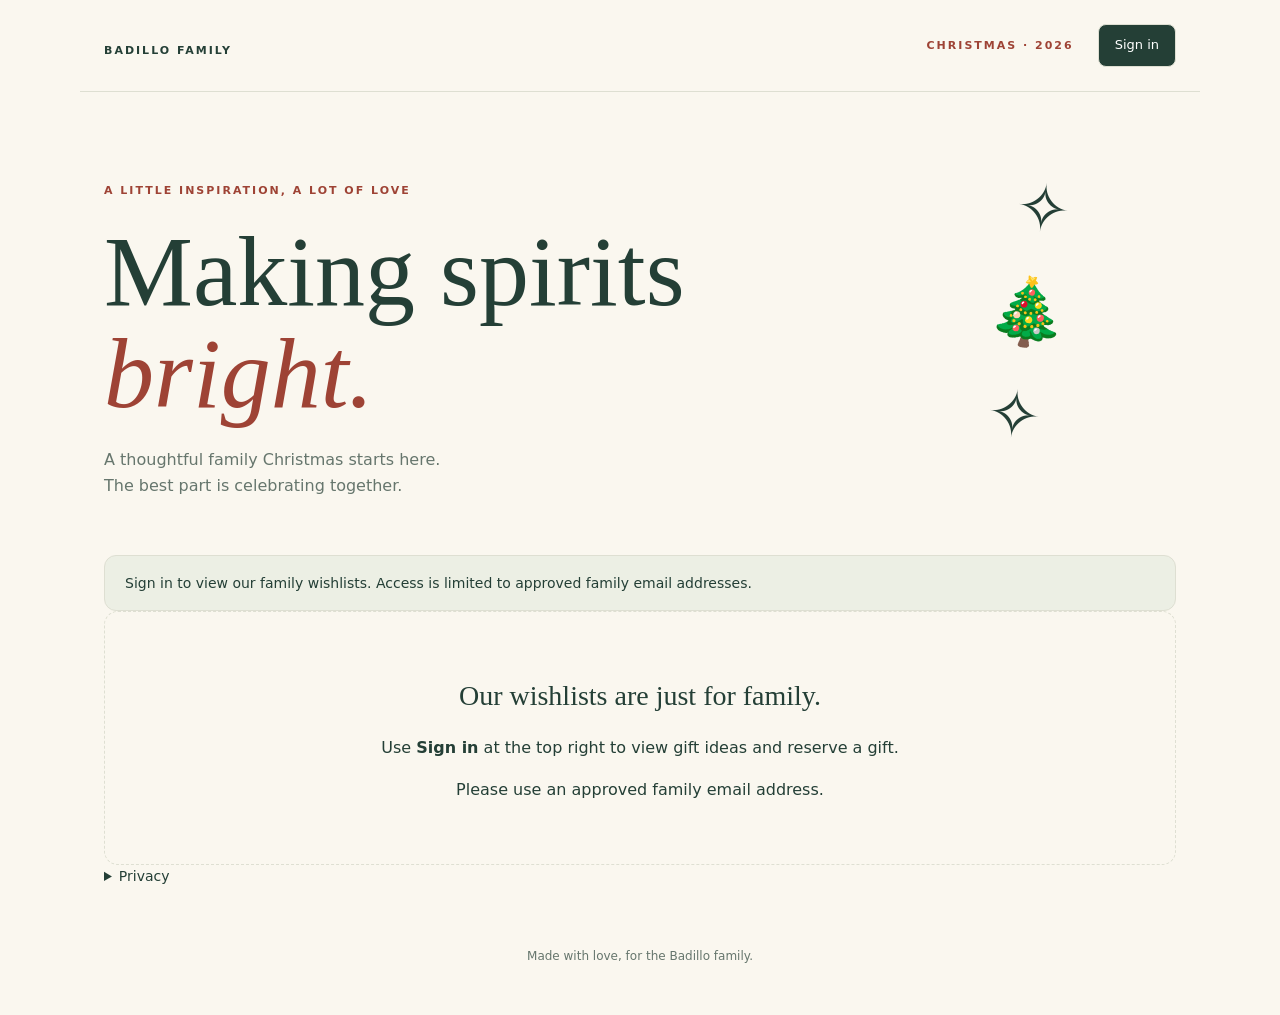
<file: index.html>
<!doctype html>
<html lang="en"><head><meta charset="utf-8"><meta name="viewport" content="width=device-width,initial-scale=1"><meta name="robots" content="noindex,nofollow"><meta name="referrer" content="no-referrer"><meta http-equiv="Content-Security-Policy" content="default-src 'self'; script-src 'self'; style-src 'self'; img-src 'self' https: blob:; connect-src 'self' https://*.supabase.co; base-uri 'none'; object-src 'none'; form-action 'self'"><title>Badillo Family · Christmas Wishlist</title><meta name="description" content="A little inspiration for a thoughtful family Christmas."><link rel="icon" type="image/svg+xml" href="favicon.svg?v=1"><meta name="theme-color" content="#243f36"><link rel="stylesheet" href="style.css?v=gift-search-1"><script src="signin.js?v=20261107-photo-1" defer></script><script src="editor.js?v=20261114-delete-1" defer></script><script src="passkeys.js?v=20261114-personal-welcome-1" defer></script><script type="module" src="app.js?v=app-access-1"></script></head>
<body class="wishlist-page"><header><a class="brand" href="./"><span>BADILLO FAMILY</span></a><div class="header-right"><a id="game-link" hidden href="./white-elephant-host.html">White Elephant</a><a id="admin-direct" hidden href="./admin.html">Administration</a><span class="season">CHRISTMAS · 2026</span><div class="account-controls" aria-label="Your account"><button id="signin" class="primary" type="button">Sign in</button><span id="account-email" hidden></span><span id="editor-badge" class="role-badge" hidden>Editor</span><button id="family-access" type="button" hidden>Administration</button><button id="manage-passkeys" type="button" hidden>Passkeys</button><button id="logout" type="button" hidden>Sign out</button></div><p id="signin-error" role="status" aria-live="polite"></p></div></header><dialog id="signin-dialog" aria-labelledby="signin-title"><div class="dialog-heading"><h2 id="signin-title">Family sign-in</h2><button id="close-signin" type="button" aria-label="Close sign-in">✕</button></div><p>Use your invited family email to reserve gifts and manage your selections.</p><div class="passkey-choice"><button id="passkey-signin" type="button" class="primary">Sign in with a passkey</button><p id="passkey-signin-message" role="status" aria-live="polite"></p><details class="passkey-help"><summary>Passkey missing on your phone?</summary><p>Your browser and phone choose the password manager. Check that the passkey was saved in your preferred manager and has synced to this phone. You can always use an email link below.</p></details><p class="signin-divider">or get an email sign-in link</p></div><form id="login"><label for="email">Email address <input id="email" type="email" required autocomplete="email" autofocus></label><button class="primary" type="submit">Send sign-in link</button></form><p id="auth-message" role="status" aria-live="polite"></p></dialog><main><section class="hero"><p class="eyebrow">A LITTLE INSPIRATION, A LOT OF LOVE</p><h1>Making spirits<br><em>bright.</em></h1><p>A thoughtful family Christmas starts here.<br>The best part is celebrating together.</p><div class="ornament" aria-hidden="true">✧<br>🎄<br>✧</div></section><aside class="notice" id="connection" role="status">Loading wishlist…</aside><section id="welcome" class="empty"><h2>Our wishlists are just for family.</h2><p>Use <b>Sign in</b> at the top right to view gift ideas and reserve a gift.</p><p>Please use an approved family email address.</p></section><section id="wishlist" hidden><aside id="passkey-nudge" class="passkey-nudge" aria-labelledby="passkey-nudge-title" hidden>
 <h2 id="passkey-nudge-title">Make next time easier</h2><p>Set up a passkey to sign in with your device or password manager, without waiting for an email. Email sign-in will always stay available.</p>
 <div class="form-actions"><button id="passkey-nudge-setup" type="button" class="primary">Set up a passkey</button><button id="passkey-nudge-later" type="button">Maybe later</button></div>
 <p id="passkey-nudge-message" role="status" aria-live="polite"></p>
</aside><section id="family-photo-section" class="family-photo-section" aria-label="Family photo" hidden><img id="family-photo" alt="Our family together" width="700" height="1055" decoding="async" referrerpolicy="no-referrer"><div><p class="eyebrow">TOGETHER IS THE BEST GIFT</p><h2>A little family Christmas.</h2><p>A few ideas for the little ones.<br>The best part is celebrating together.</p></div></section><nav class="view-tabs" aria-label="Gift views"><button id="view-all" type="button" aria-pressed="true">Everyone’s wishlist</button><button id="view-mine" type="button" aria-pressed="false">My selections</button></nav><nav aria-label="Choose a wishlist" id="people"></nav><section class="toolbar"><h2 id="list-title">Everyone’s wishlist</h2><label class="mobile-recipient">Wishlist for<select id="mobile-person"></select></label><label>Show <select id="filter"><option value="all">All gifts</option><option value="available">Available</option><option value="reserved">Reserved / I’m getting something</option><option value="purchased">Purchased</option></select></label></section><div class="gift-search"><label for="gift-search">Search gifts</label><div><input type="search" id="gift-search" maxlength="160" autocomplete="off" aria-controls="gifts"><button type="button" id="clear-search" hidden>Clear search</button></div><span id="search-count" role="status"></span></div><div id="editor-tools" class="editor-tools" hidden><button id="add-gift" type="button" class="primary">＋ Add gift</button><button id="view-archive" type="button">Archived gifts</button></div><div id="gifts" class="grid"></div><section class="how"><h2>A little gifting guide</h2><div><p><b>01 · Find a little joy</b><br>Check the item’s notes for exact matches, similar ideas, and gently used preferences.</p><p><b>02 · Save your spot</b><br>Reserve specific products before shopping. For general ideas, mark “I’m getting something” and add an optional private note; everyone can still choose the idea.</p><p><b>03 · All wrapped up</b><br>Mark each item you selected as purchased. You can undo your own selections.</p></div></section></section><details><summary>Privacy</summary><p>Gift ideas and purchase tracking are restricted to approved family email addresses. No purchaser names are shown. Please keep addresses, birthdays, and personal details out of gift notes.</p></details><footer>Made with love, for the Badillo family.</footer></main>
<dialog id="gift-dialog" aria-labelledby="gift-dialog-title" class="editor-dialog">
 <div class="dialog-heading"><h2 id="gift-dialog-title">Add gift</h2><button id="close-gift" type="button" aria-label="Close gift form">✕</button></div>
 <form id="gift-form" novalidate>
 <div class="form-grid">
 <label for="gift-person">Recipient<select id="gift-person" required></select><small id="error-person" class="field-error"></small></label>
 <label for="gift-kind">Entry type<select id="gift-kind"><option value="product">Specific product</option><option value="idea">General idea</option></select><small id="error-kind" class="field-error"></small></label>
 <label for="gift-title" class="full-width">Title<input id="gift-title" required maxlength="160"><small id="error-title" class="field-error"></small></label>
 <label for="gift-url" class="full-width">Product link (optional)<input id="gift-url" type="url" maxlength="2048" placeholder="https://"><small id="error-url" class="field-error"></small></label>
 <label for="gift-image" class="full-width">Image URL (optional)<input id="gift-image" type="url" maxlength="2048" placeholder="https://"><small id="error-image" class="field-error"></small></label>
 <div class="full-width"><img id="gift-image-preview" class="image-preview" hidden alt="Gift image preview" referrerpolicy="no-referrer"><small id="image-preview-message" role="status"></small></div>
 <label for="gift-notes" class="full-width">Notes<textarea id="gift-notes" rows="4" maxlength="4000" placeholder="Size, colours, style, compatibility, or anything else that helps."></textarea><small id="error-notes" class="field-error"></small></label>
 <label for="gift-reservation_mode">Selection mode<select id="gift-reservation_mode"><option value="limited">Limited quantity</option><option value="open-ended">Open-ended · Everyone can choose</option><option value="inspiration-only">Inspiration only · No tracking</option></select><small id="error-reservation_mode" class="field-error"></small></label><div class="quantity-field" id="quantity-field"><label for="gift-quantity">Quantity wanted</label><div class="quantity-stepper"><button id="quantity-decrease" type="button" aria-label="Decrease quantity">−</button><input id="gift-quantity" type="number" min="1" max="100" step="1" required><button id="quantity-increase" type="button" aria-label="Increase quantity">＋</button></div><small id="error-quantity" class="field-error"></small></div>
 <label for="gift-match">Product preference<select id="gift-match"><option value="exact">Exact item please</option><option value="similar">Similar is lovely</option></select><small id="error-match" class="field-error"></small></label>
 <label for="gift-used">Condition preference<select id="gift-used"><option value="true">Gently used welcome</option><option value="false">New please</option></select><small id="error-used" class="field-error"></small></label>
 </div>
 <p id="gift-form-message" role="status" aria-live="polite"></p>
 <div class="form-actions"><button id="save-gift" class="primary" type="submit">Save gift</button><button id="cancel-gift" type="button">Cancel</button><button id="archive-gift" aria-controls="archive-confirm" aria-expanded="false" class="danger-button" type="button" hidden>Delete gift</button></div>
 <div id="archive-confirm" class="confirmation" hidden><p>Delete this gift from the wishlist? It will move to Archived gifts, where you can restore it. Existing reservations and purchases will be preserved.</p><button id="confirm-archive" type="button">Delete gift</button><button id="cancel-archive" type="button">Keep gift</button></div>
 </form>
</dialog>
<dialog id="archive-dialog" aria-labelledby="archive-title" class="editor-dialog">
 <div class="dialog-heading"><h2 id="archive-title">Archived gifts</h2><button id="close-archive" type="button" aria-label="Close archived gifts">✕</button></div>
 <p>Archived gifts keep their selections. Restore a gift to show it on the wishlist again.</p><p id="archive-message" role="status"></p><div id="archive-list"></div>
</dialog>
<dialog id="access-dialog" aria-labelledby="access-title" class="editor-dialog">
 <div class="dialog-heading"><h2 id="access-title">Family access</h2><button id="close-access" type="button" aria-label="Close family access">✕</button></div>
 <p>Save an email to allow sign-in. Saving never sends email. Use Send welcome email beside a saved account when you are ready. The welcome email has a permanent website link; recipients sign in when they visit.</p>
 <form id="access-form"><label for="access-email">Email address<input id="access-email" type="email" required maxlength="254" autocomplete="off"></label><label for="access-role">Role<select id="access-role"><option value="viewer">Viewer</option><option value="editor">Editor</option></select></label><button id="allow-access" class="primary">Save account</button></form>
 <p id="access-message" role="status" aria-live="polite"></p><div id="access-list"></div>
</dialog>
<dialog id="passkey-dialog" class="editor-dialog" aria-labelledby="passkey-title">
<div class="dialog-heading"><h2 id="passkey-title">Your passkeys</h2><button id="close-passkeys" type="button" aria-label="Close passkeys">✕</button></div>
<p>A passkey lets you sign in using your device or password manager. Email sign-in is always available as a fallback.</p>
<div class="form-actions"><button id="passkey-create" type="button" class="primary">Create passkey</button><button id="passkey-refresh" type="button">Refresh</button></div>
<p id="passkey-message" role="status" aria-live="polite"></p><div id="passkey-list"></div>
</dialog><aside id="action-toast" class="action-toast" role="status" aria-live="polite" hidden><span id="action-toast-text"></span><button id="dismiss-toast" type="button" aria-label="Dismiss confirmation">✕</button></aside><dialog id="idea-dialog" aria-labelledby="idea-heading"><form id="idea-form"><h2 id="idea-heading">Your private selection</h2><p id="idea-title"></p><p>This idea stays open to everyone. Your note is visible only to you.</p><label for="idea-note">What are you planning to get? (optional)</label><textarea id="idea-note" rows="4" maxlength="2000"></textarea><p id="idea-message" role="status"></p><div class="actions"><button id="idea-save" type="submit">Save my selection</button><button id="idea-cancel" type="button">Cancel</button></div></form></dialog></body></html>
</file>
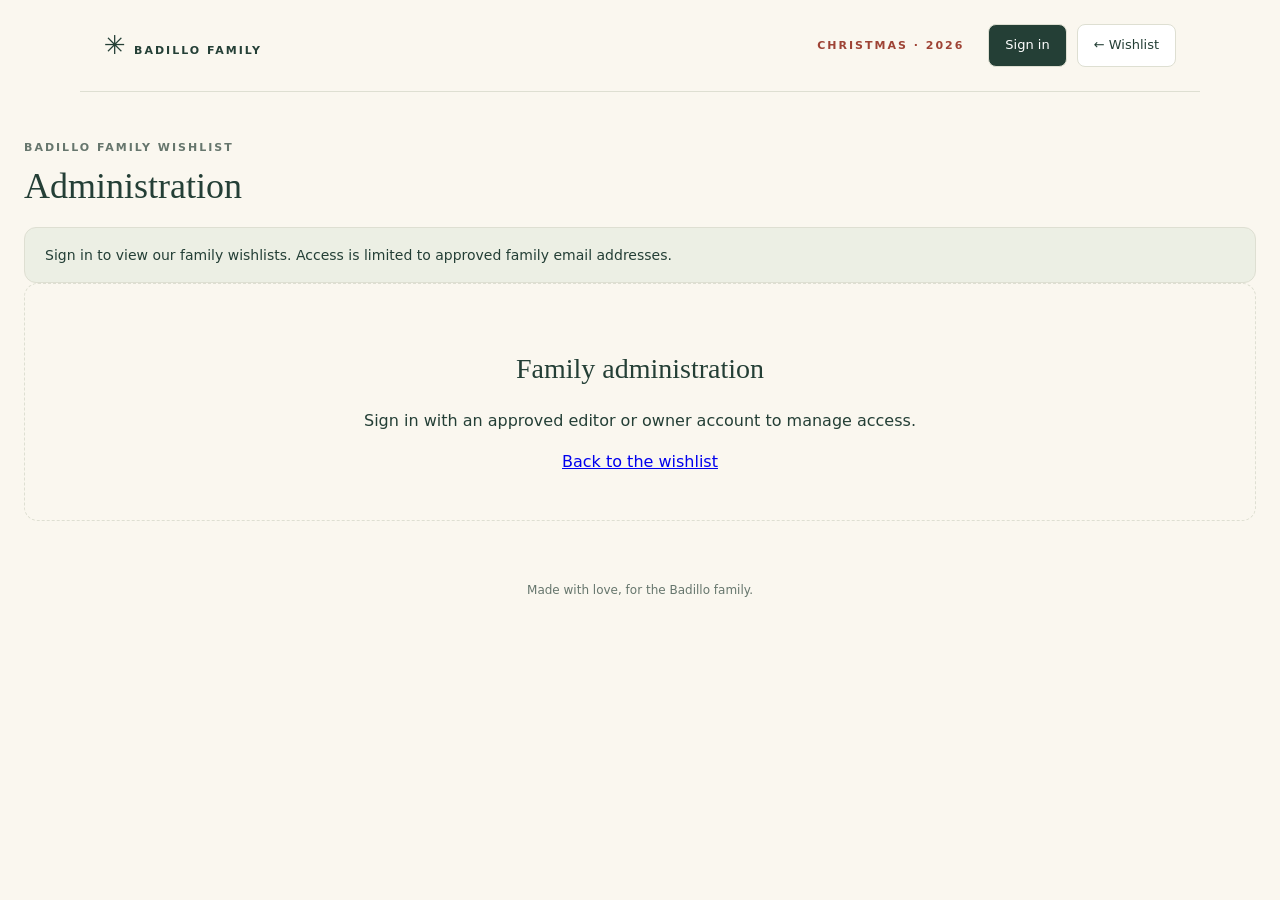
<file: admin.html>
<!doctype html>
<html lang="en"><head><meta charset="utf-8"><meta name="viewport" content="width=device-width,initial-scale=1"><meta name="robots" content="noindex,nofollow"><meta name="referrer" content="no-referrer"><meta http-equiv="Content-Security-Policy" content="default-src 'self'; script-src 'self'; style-src 'self'; img-src 'self' https: blob:; connect-src 'self' https://*.supabase.co; base-uri 'none'; object-src 'none'; form-action 'self'"><title>Administration · Badillo Family Wishlist</title><meta name="description" content="A little inspiration for a thoughtful family Christmas."><link rel="icon" type="image/svg+xml" href="favicon.svg?v=1"><meta name="theme-color" content="#243f36"><link rel="stylesheet" href="style.css?v=20261121-purchased-lock-1"><script src="signin.js?v=20261107-photo-1" defer></script><script src="admin.js?v=app-access-1" defer></script><script src="roadmap.js?v=20261114-roadmap-1" defer></script><script src="passkeys.js?v=20261114-personal-welcome-1" defer></script><script type="module" src="app.js?v=app-access-1"></script></head>
<body data-page="administration"><header><a class="brand" href="./">✳ <span>BADILLO FAMILY</span></a><div class="header-right"><span class="season">CHRISTMAS · 2026</span><div class="account-controls" aria-label="Your account"><button id="signin" class="primary" type="button">Sign in</button><span id="account-email" hidden></span><span id="editor-badge" class="role-badge" hidden>Editor</span><a class="button-link" href="./">← Wishlist</a><button id="manage-passkeys" type="button" hidden>Passkeys</button><button id="logout" type="button" hidden>Sign out</button></div><p id="signin-error" role="status" aria-live="polite"></p></div></header><dialog id="signin-dialog" aria-labelledby="signin-title"><div class="dialog-heading"><h2 id="signin-title">Family sign-in</h2><button id="close-signin" type="button" aria-label="Close sign-in">✕</button></div><p>Use your invited family email to reserve gifts and manage your selections.</p><div class="passkey-choice"><button id="passkey-signin" type="button" class="primary">Sign in with a passkey</button><p id="passkey-signin-message" role="status" aria-live="polite"></p><details class="passkey-help"><summary>Passkey missing on your phone?</summary><p>Your browser and phone choose the password manager. Check that the passkey was saved in your preferred manager and has synced to this phone. You can always use an email link below.</p></details><p class="signin-divider">or get an email sign-in link</p></div><form id="login"><label for="email">Email address <input id="email" type="email" required autocomplete="email" autofocus></label><button class="primary" type="submit">Send sign-in link</button></form><p id="auth-message" role="status" aria-live="polite"></p></dialog><main class="admin-main">
 <div class="admin-heading"><p class="eyebrow">BADILLO FAMILY WISHLIST</p><h1>Administration</h1></div>
 <aside class="notice" id="connection" role="status">Checking administration access…</aside>
 <section id="welcome" class="empty"><h2>Family administration</h2><p>Sign in with an approved editor or owner account to manage access.</p><a href="./">Back to the wishlist</a></section>
 <section id="administration" hidden>
  <nav aria-label="Administration sections"><button id="accounts-link" type="button" aria-pressed="true">Users &amp; invitations</button><button id="tracking-link" type="button" aria-pressed="false" disabled title="Owner access required">Reservations &amp; purchases</button><button id="roadmap-link" type="button" aria-pressed="false" hidden>Platform Roadmap</button></nav>
  <section id="accounts" aria-labelledby="accounts-title"><h2 id="accounts-title">Accounts &amp; invitations</h2><p>Manage account details, permissions and welcome emails. Saving never sends email.</p>
   <div class="admin-layout">
    <details id="account-editor" class="admin-panel account-editor"><summary id="member-form-title">Add account</summary>
     <form id="member-form">
      <label for="member-name">First name <span class="field-hint">Optional · for a personal greeting</span><input id="member-name" maxlength="80" autocomplete="off"></label>
      <label for="member-last-name">Last name<input id="member-last-name" maxlength="80" autocomplete="off"></label><p class="field-hint member-id-field">Account ID: <code id="member-id">Assigned when saved</code></p><label for="member-email">Email address<input id="member-email" type="email" required maxlength="254" autocomplete="off"></label>
      <p class="field-hint">You can change an existing account’s email. Their gift selections are preserved, but any passkeys are removed and they must sign in again using the new address. Saving does not send email.</p>
      <label for="member-role">Role<select id="member-role"><option value="viewer">Viewer</option><option value="editor">Editor</option><option id="owner-option" value="owner" hidden>Owner</option></select></label>
      <label class="checkbox-label" for="member-active"><input id="member-active" type="checkbox" checked>Active family account</label><fieldset><legend>Application access</legend><label><input id="member-wishlist" type="checkbox" checked> Christmas Wishlist</label><label><input id="member-game" type="checkbox" checked> White Elephant</label></fieldset>
      <div class="form-actions"><button id="save-member" type="submit" class="primary">Save account</button><button id="cancel-member" type="button" hidden>Cancel edit</button></div>
     </form>
    </details>
    <section class="admin-panel" aria-labelledby="saved-accounts-title"><div class="admin-list-heading"><h3 id="saved-accounts-title">Saved accounts</h3><button id="refresh-members" type="button">Refresh</button></div><label for="member-search">Find an account<input id="member-search" type="search" placeholder="Search name, email or account ID" autocomplete="off"></label><p class="field-hint">Sign-in and passkey status reflect the shared login account. Hover “Yes” for the last sign-in; click an ID to copy it.</p><div class="account-filters" aria-label="Filter user accounts"><label for="member-filter-role">Role<select id="member-filter-role"><option value="all">All roles</option><option value="owner">Owner</option><option value="editor">Editor</option><option value="viewer">Viewer</option></select></label><label for="member-filter-access">Access<select id="member-filter-access"><option value="all">All access</option><option value="active">Active</option><option value="removed">Removed</option></select></label><label for="member-filter-signed">Signed in<select id="member-filter-signed"><option value="all">Any sign-in status</option><option value="yes">Has signed in</option><option value="no">Never signed in</option></select></label><label for="member-filter-passkey">Passkey<select id="member-filter-passkey"><option value="all">Any passkey status</option><option value="yes">Set up</option><option value="no">Not set up</option></select></label><label for="member-filter-welcome">Welcome email<select id="member-filter-welcome"><option value="all">All welcome statuses</option><option value="not_sent">Not sent</option><option value="sending">Sending</option><option value="sent">Sent</option><option value="failed">Failed</option><option value="unknown">Uncertain</option></select></label><button id="member-reset-filters" type="button">Clear filters</button></div><p id="member-count" class="field-hint" aria-live="polite"></p><div class="account-table-wrap" tabindex="0" role="region" aria-label="User accounts"><table class="account-table"><caption class="visually-hidden">Administration user accounts</caption><thead><tr><th scope="col" data-sort="account_id" aria-sort="none">Account ID</th><th scope="col" data-sort="first_name" aria-sort="none">First name</th><th scope="col" data-sort="last_name" aria-sort="none">Last name</th><th scope="col" data-sort="email" aria-sort="none">Email</th><th scope="col" data-sort="role" aria-sort="none">Role</th><th scope="col" data-sort="active" aria-sort="none">Access</th><th scope="col" data-sort="has_signed_in" aria-sort="none">Signed in</th><th scope="col" data-sort="has_passkey" aria-sort="none">Passkey</th><th scope="col" data-sort="invitation_status" aria-sort="none">Welcome</th><th scope="col" data-sort="invitation_sent_at" aria-sort="none">Last sent</th><th scope="col">Actions</th></tr></thead><tbody id="member-list"></tbody></table></div></section>
   </div>
  </section>
  <section id="gift-tracking" class="admin-panel tracking-panel" hidden aria-labelledby="tracking-title">
   <div class="admin-list-heading"><h2 id="tracking-title">Reservations &amp; purchases</h2><button id="refresh-tracking" type="button">Refresh tracking</button></div>
   <p>Owner only · Read-only overview of current reservations and purchases, including archived gifts. Limited products are tracked per item. General ideas stay open to everyone; private selection notes are visible only to their author.</p>
   <div class="tracking-filters">
    <label for="tracking-status">Status<select id="tracking-status"><option value="all">Reserved &amp; purchased</option><option value="reserved">Reserved</option><option value="purchased">Purchased</option></select></label>
    <label for="tracking-recipient">Recipient<select id="tracking-recipient"><option value="all">All recipients</option></select></label>
    <label for="tracking-person">Selected by<select id="tracking-person"><option value="all">All people</option></select></label>
   </div>
   <p id="tracking-summary" role="status" aria-live="polite"></p>
   <div class="tracking-table-wrap" tabindex="0" role="region" aria-label="Gift tracking table">
    <table class="tracking-table"><caption class="visually-hidden">Current reserved and purchased gift items</caption><thead><tr><th scope="col">Gift</th><th scope="col">Recipient</th><th scope="col">Item #</th><th scope="col">Status</th><th scope="col">Selected by</th><th scope="col">Last updated</th></tr></thead><tbody id="tracking-rows"></tbody></table>
   </div>
   <p class="field-hint">Times use your device’s local time. Older selections show “Not recorded” until their status next changes. Manage or undo selections from the selecting account’s My selections.</p>
  </section>
  <section id="platform-roadmap" class="roadmap-section" hidden aria-labelledby="roadmap-title">
   <div class="roadmap-heading"><div><p class="eyebrow">OWNER ONLY · PLANNING</p><h2 id="roadmap-title">Platform Roadmap</h2><p>Track platform ideas, decisions and implementation history. Future feature ideas here are planning records only.</p></div><button id="roadmap-new" class="primary" type="button">Add feature</button></div>
   <div class="roadmap-filters" aria-label="Filter roadmap">
    <label for="roadmap-search">Search<input id="roadmap-search" type="search" placeholder="Title or description" autocomplete="off"></label>
    <label for="roadmap-priority">Priority<select id="roadmap-priority"><option value="all">All priorities</option><option value="high">High</option><option value="medium">Medium</option><option value="low">Low</option></select></label>
    <label for="roadmap-complexity">Complexity<select id="roadmap-complexity"><option value="all">All complexity</option><option value="low">Low</option><option value="medium">Medium</option><option value="high">High</option></select></label>
    <label for="roadmap-phase">Phase<select id="roadmap-phase"><option value="all">All phases</option><option value="1">Phase 1</option><option value="2">Phase 2</option><option value="3">Phase 3</option><option value="4">Phase 4</option></select></label>
    <label for="roadmap-status">Status<select id="roadmap-status"><option value="active">Active (hide completed)</option><option value="all">All statuses</option><option value="idea">Idea</option><option value="planned">Planned</option><option value="in_progress">In Progress</option><option value="testing">Testing</option><option value="completed">Completed history</option><option value="on_hold">On Hold</option><option value="archived">Archived</option></select></label>
    <label for="roadmap-sort">Sort by<select id="roadmap-sort"><option value="phase">Phase</option><option value="priority">Priority</option><option value="complexity">Complexity</option><option value="updated">Recently updated</option></select></label>
    <label class="roadmap-check" for="roadmap-quick-wins"><input id="roadmap-quick-wins" type="checkbox"> Quick Wins · High priority + low complexity</label>
   </div>
   <p id="roadmap-summary" class="field-hint" role="status" aria-live="polite"></p>
   <div class="roadmap-layout">
    <div class="roadmap-table-wrap" tabindex="0" role="region" aria-label="Platform roadmap feature list"><table class="roadmap-table"><caption class="visually-hidden">Platform roadmap features</caption><thead><tr><th scope="col">Feature</th><th scope="col">Priority</th><th scope="col">Complexity</th><th scope="col">Phase</th><th scope="col">Status</th></tr></thead><tbody id="roadmap-rows"></tbody></table></div>
    <aside id="roadmap-detail" class="admin-panel roadmap-detail" aria-label="Roadmap feature details"><div class="roadmap-detail-empty"><h3>Select a feature</h3><p>Choose a row to review its requirements, decisions and history, or add a new roadmap entry.</p></div></aside>
   </div>
   <p id="roadmap-message" role="status" aria-live="polite"></p>
  </section>
  <p id="admin-message" role="status" aria-live="polite"></p>
 </section>
 <footer>Made with love, for the Badillo family.</footer>
 </main><dialog id="passkey-dialog" class="editor-dialog" aria-labelledby="passkey-title">
<div class="dialog-heading"><h2 id="passkey-title">Your passkeys</h2><button id="close-passkeys" type="button" aria-label="Close passkeys">✕</button></div>
<p>A passkey lets you sign in using your device or password manager. Email sign-in is always available as a fallback.</p>
<div class="form-actions"><button id="passkey-create" type="button" class="primary">Create passkey</button><button id="passkey-refresh" type="button">Refresh</button></div>
<p id="passkey-message" role="status" aria-live="polite"></p><div id="passkey-list"></div>
</dialog><aside id="action-toast" class="action-toast" role="status" aria-live="polite" hidden><span id="action-toast-text"></span><button id="dismiss-toast" type="button" aria-label="Dismiss confirmation">✕</button></aside></body></html>
</file>
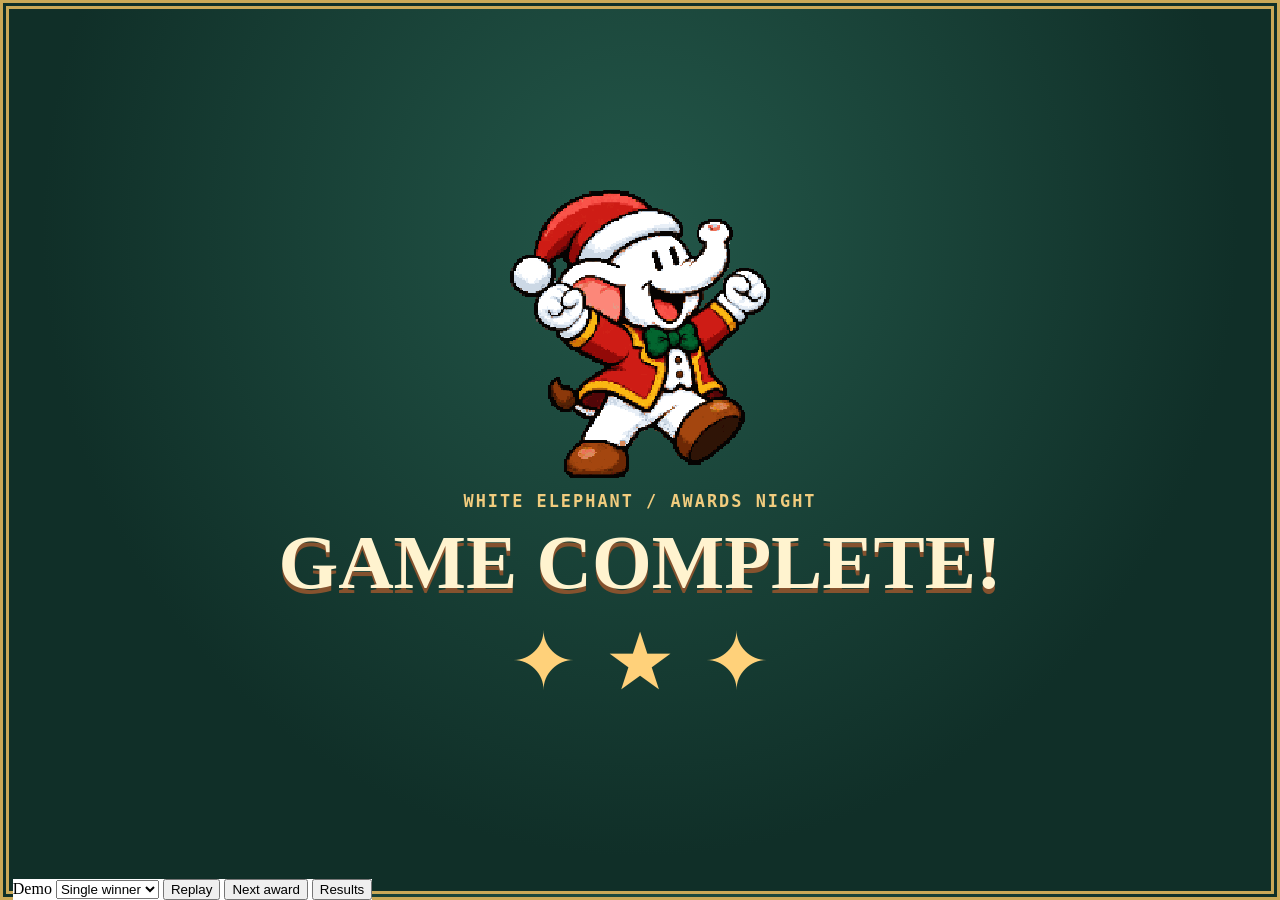
<file: awards-demo.html>
<!doctype html><html lang="en"><head><meta charset="utf-8"><meta name="viewport" content="width=device-width, initial-scale=1"><title>White Elephant awards rehearsal</title><link href="victory.css" rel="stylesheet"><script defer src="victory-model.js"></script><script defer src="victory.js"></script><script defer src="awards-demo.js"></script></head><body><main id="victory" hidden></main><nav style="position:fixed;z-index:20;bottom:0;left:1vw;background:#fff"><label>Demo <select id="count"></select></label> <button id="replay">Replay</button> <button id="next">Next award</button> <button id="skip">Results</button></nav></body></html>
</file>
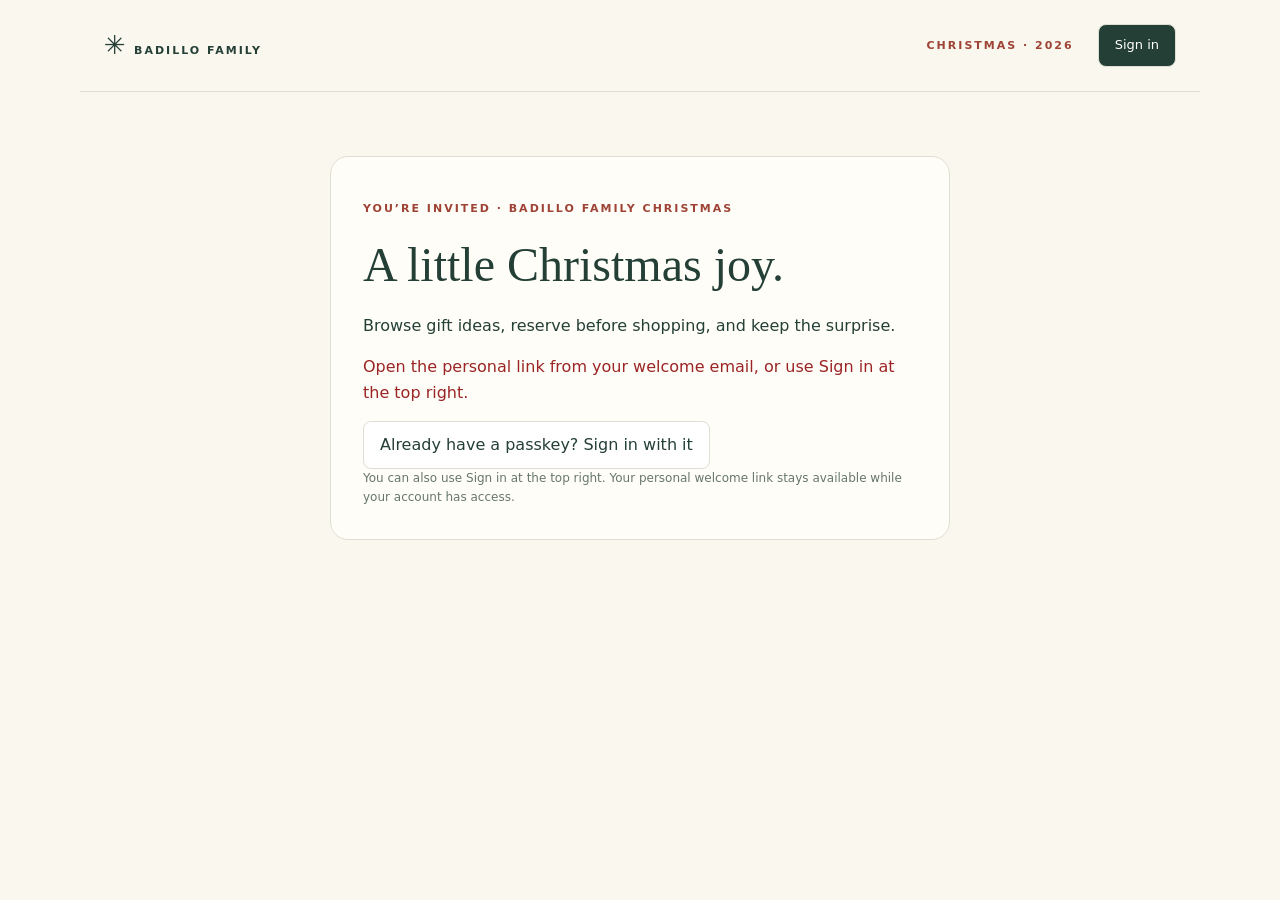
<file: welcome.html>
<!doctype html>
<html lang="en"><head><meta charset="utf-8"><meta name="viewport" content="width=device-width,initial-scale=1"><meta name="robots" content="noindex,nofollow"><meta name="referrer" content="no-referrer"><meta http-equiv="Content-Security-Policy" content="default-src 'self'; script-src 'self'; style-src 'self'; img-src 'self' https: blob:; connect-src 'self' https://*.supabase.co; base-uri 'none'; object-src 'none'; form-action 'self'"><title>Welcome · Badillo Family Wishlist</title><meta name="description" content="A little inspiration for a thoughtful family Christmas."><link rel="icon" type="image/svg+xml" href="favicon.svg?v=1"><meta name="theme-color" content="#243f36"><link rel="stylesheet" href="style.css?v=20261121-purchased-lock-1"><script src="signin.js?v=20261107-photo-1" defer></script><script src="welcome.js?v=20261121-invite-only-2" defer></script><script src="passkeys.js?v=20261114-personal-welcome-1" defer></script><script type="module" src="app.js?v=app-access-1"></script></head>
<body data-page="welcome"><header><a class="brand" href="./">✳ <span>BADILLO FAMILY</span></a><div class="header-right"><span class="season">CHRISTMAS · 2026</span><div class="account-controls" aria-label="Your account"><button id="signin" class="primary" type="button">Sign in</button><span id="account-email" hidden></span><span id="editor-badge" class="role-badge" hidden>Editor</span><button id="family-access" type="button" hidden>Administration</button><button id="manage-passkeys" type="button" hidden>Passkeys</button><button id="logout" type="button" hidden>Sign out</button></div><p id="signin-error" role="status" aria-live="polite"></p></div></header><dialog id="signin-dialog" aria-labelledby="signin-title"><div class="dialog-heading"><h2 id="signin-title">Family sign-in</h2><button id="close-signin" type="button" aria-label="Close sign-in">✕</button></div><p>Use your invited family email to reserve gifts and manage your selections.</p><div class="passkey-choice"><button id="passkey-signin" type="button" class="primary">Sign in with a passkey</button><p id="passkey-signin-message" role="status" aria-live="polite"></p><details class="passkey-help"><summary>Passkey missing on your phone?</summary><p>Your browser and phone choose the password manager. Check that the passkey was saved in your preferred manager and has synced to this phone. You can always use an email link below.</p></details><p class="signin-divider">or get an email sign-in link</p></div><form id="login"><label for="email">Email address <input id="email" type="email" required autocomplete="email" autofocus></label><button class="primary" type="submit">Send sign-in link</button></form><p id="auth-message" role="status" aria-live="polite"></p></dialog><main><aside id="connection" hidden role="status"></aside><section id="welcome-landing" class="welcome-landing" aria-labelledby="welcome-title">
 <p class="eyebrow">YOU’RE INVITED · BADILLO FAMILY CHRISTMAS</p>
 <h1 id="welcome-title">A little Christmas joy.</h1>
 <p>Browse gift ideas, reserve before shopping, and keep the surprise.</p>
 <div id="welcome-account-warning" class="notice" hidden><p>You’re signed in with a different account.</p><button id="welcome-switch" type="button">Sign out and use this invitation</button> <a href="./">Continue with my current account</a></div>
 <form id="welcome-login" hidden><label for="welcome-email">Your invited email<input id="welcome-email" type="email" readonly autocomplete="email"></label><button id="welcome-send" type="submit" class="primary" disabled>Email me a sign-in link</button><p class="field-hint">No password needed. We’ll email a fresh link to this address. Open it to enter the wishlist.</p></form>
 <p id="welcome-message" role="status" aria-live="polite"></p>
 <button id="welcome-passkey" type="button">Already have a passkey? Sign in with it</button>
 <p class="field-hint">You can also use Sign in at the top right. Your personal welcome link stays available while your account has access.</p>
</section></main>
<dialog id="gift-dialog" aria-labelledby="gift-dialog-title" class="editor-dialog">
 <div class="dialog-heading"><h2 id="gift-dialog-title">Add gift</h2><button id="close-gift" type="button" aria-label="Close gift form">✕</button></div>
 <form id="gift-form" novalidate>
 <div class="form-grid">
 <label for="gift-person">Recipient<select id="gift-person" required></select><small id="error-person" class="field-error"></small></label>
 <label for="gift-kind">Entry type<select id="gift-kind"><option value="product">Specific product</option><option value="idea">General idea</option></select><small id="error-kind" class="field-error"></small></label>
 <label for="gift-title" class="full-width">Title<input id="gift-title" required maxlength="160"><small id="error-title" class="field-error"></small></label>
 <label for="gift-url" class="full-width">Product link (optional)<input id="gift-url" type="url" maxlength="2048" placeholder="https://"><small id="error-url" class="field-error"></small></label>
 <label for="gift-image" class="full-width">Image URL (optional)<input id="gift-image" type="url" maxlength="2048" placeholder="https://"><small id="error-image" class="field-error"></small></label>
 <div class="full-width"><img id="gift-image-preview" class="image-preview" hidden alt="Gift image preview" referrerpolicy="no-referrer"><small id="image-preview-message" role="status"></small></div>
 <label for="gift-notes" class="full-width">Notes<textarea id="gift-notes" rows="4" maxlength="4000" placeholder="Size, colours, style, compatibility, or anything else that helps."></textarea><small id="error-notes" class="field-error"></small></label>
 <div class="quantity-field"><label for="gift-quantity">Quantity wanted</label><div class="quantity-stepper"><button id="quantity-decrease" type="button" aria-label="Decrease quantity">−</button><input id="gift-quantity" type="number" min="1" max="100" step="1" required><button id="quantity-increase" type="button" aria-label="Increase quantity">＋</button></div><small id="error-quantity" class="field-error"></small></div>
 <label for="gift-match">Product preference<select id="gift-match"><option value="exact">Exact item please</option><option value="similar">Similar is lovely</option></select><small id="error-match" class="field-error"></small></label>
 <label for="gift-used">Condition preference<select id="gift-used"><option value="true">Gently used welcome</option><option value="false">New please</option></select><small id="error-used" class="field-error"></small></label>
 </div>
 <p id="gift-form-message" role="status" aria-live="polite"></p>
 <div class="form-actions"><button id="save-gift" class="primary" type="submit">Save gift</button><button id="cancel-gift" type="button">Cancel</button><button id="archive-gift" class="danger-button" type="button" hidden>Archive gift</button></div>
 <div id="archive-confirm" class="confirmation" hidden><p>Archive this gift? It will leave the active list. Existing selections are preserved.</p><button id="confirm-archive" type="button">Confirm archive</button><button id="cancel-archive" type="button">Keep gift</button></div>
 </form>
</dialog>
<dialog id="archive-dialog" aria-labelledby="archive-title" class="editor-dialog">
 <div class="dialog-heading"><h2 id="archive-title">Archived gifts</h2><button id="close-archive" type="button" aria-label="Close archived gifts">✕</button></div>
 <p>Archived gifts keep their selections. Restore a gift to show it on the wishlist again.</p><p id="archive-message" role="status"></p><div id="archive-list"></div>
</dialog>
<dialog id="access-dialog" aria-labelledby="access-title" class="editor-dialog">
 <div class="dialog-heading"><h2 id="access-title">Family access</h2><button id="close-access" type="button" aria-label="Close family access">✕</button></div>
 <p>Save an email to allow sign-in. Saving never sends email. Use Send welcome email beside a saved account when you are ready. The welcome email has a permanent website link; recipients sign in when they visit.</p>
 <form id="access-form"><label for="access-email">Email address<input id="access-email" type="email" required maxlength="254" autocomplete="off"></label><label for="access-role">Role<select id="access-role"><option value="viewer">Viewer</option><option value="editor">Editor</option></select></label><button id="allow-access" class="primary">Save account</button></form>
 <p id="access-message" role="status" aria-live="polite"></p><div id="access-list"></div>
</dialog>
<dialog id="passkey-dialog" class="editor-dialog" aria-labelledby="passkey-title">
<div class="dialog-heading"><h2 id="passkey-title">Your passkeys</h2><button id="close-passkeys" type="button" aria-label="Close passkeys">✕</button></div>
<p>A passkey lets you sign in using your device or password manager. Email sign-in is always available as a fallback.</p>
<div class="form-actions"><button id="passkey-create" type="button" class="primary">Create passkey</button><button id="passkey-refresh" type="button">Refresh</button></div>
<p id="passkey-message" role="status" aria-live="polite"></p><div id="passkey-list"></div>
</dialog><aside id="action-toast" class="action-toast" role="status" aria-live="polite" hidden><span id="action-toast-text"></span><button id="dismiss-toast" type="button" aria-label="Dismiss confirmation">✕</button></aside></body></html>
</file>
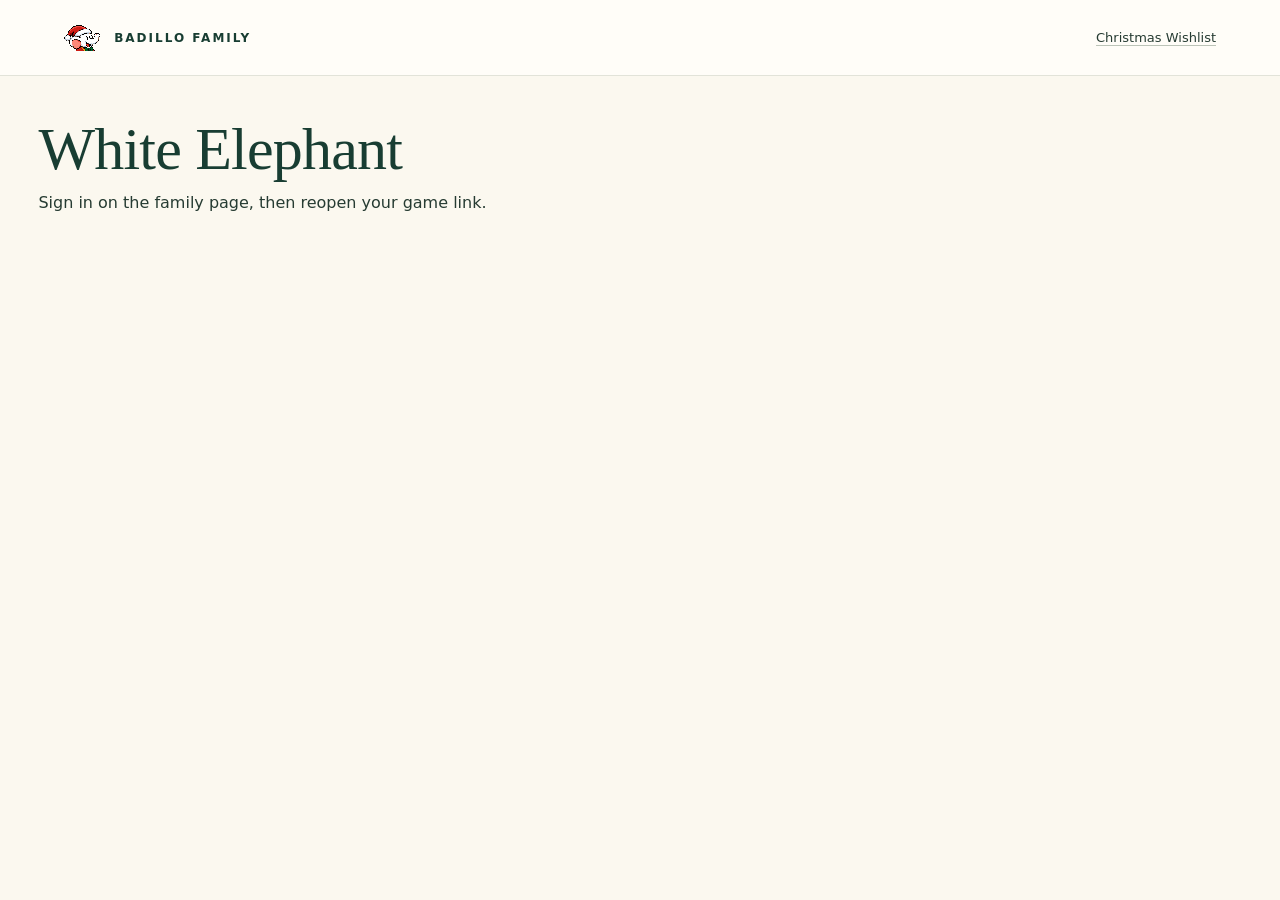
<file: white-elephant-host.html>
<!doctype html>
<html lang="en">
<head>
  <meta charset="utf-8">
  <meta name="viewport" content="width=device-width,initial-scale=1">
  <meta name="robots" content="noindex,nofollow">
  <meta name="referrer" content="no-referrer">
  <meta http-equiv="Content-Security-Policy" content="default-src 'self'; script-src 'self'; style-src 'self'; img-src 'self' blob:; connect-src 'self' https://*.supabase.co; base-uri 'none'; object-src 'none'; form-action 'none'">
  <title>White Elephant · Host console</title>
  <link rel="stylesheet" href="white-elephant.css">
  <link rel="stylesheet" href="white-elephant-host.css?v=app-access-1">
  <script src="white-elephant-photos.js" defer></script>
  <script src="white-elephant-host.js?v=app-access-1" defer></script>
<link rel="stylesheet" href="./mascot.css"></head>
<body>
  <header class="site-header"><a class="brand" href="./"><img class="host-emblem" src="./assets/mascot/emblem.png" alt="" width="36" height="32"> BADILLO FAMILY</a><a class="back-link" id="wishlist-link" href="./">Christmas Wishlist</a></header>
  <main class="page">
    <h1>White Elephant</h1>
    <p id="status" role="status">Connecting to the game…</p>
    <section id="resume" class="host-panel" hidden aria-labelledby="resume-title">
      <h2 id="resume-title">Your active games</h2>
      <div id="resume-list"></div>
    </section>
    <section id="recent" class="host-panel" hidden><h2>Completed games</h2><div id="recent-list"></div></section>
    <form id="setup" class="host-panel" hidden>
      <h2>Game contestants</h2>
      <p>Select the family members playing in this exchange.</p>
      <div id="recipients"></div>
      <label for="guests"><strong>Guests</strong></label>
      <textarea id="guests" rows="2" placeholder="Enter one guest name per line"></textarea>
      <textarea id="names" hidden></textarea>
      <p id="roster-error" role="status"></p><p id="roster-count" role="status">0 contestants selected</p>
      <details id="setup-portraits"><summary>Photos for this game</summary><div id="setup-photos"></div></details>
      <details><summary>Co-host access</summary><div id="choices"></div></details>
      <p>Players draw a random order. A gift locks on its third steal. No immediate steal-back. After the last opening, the first player gets a final opportunity.</p>
      <button class="control-button primary-control" type="submit">Start game</button>
    </form>
    <a id="return-setup" href="./white-elephant-host.html" hidden>Return to game setup</a>
    <section id="console" hidden>
      <div class="game-layout">
        <section class="game-board" aria-labelledby="player">
          <header class="board-top"><div><p class="board-kicker" id="turn"></p><h2 id="player"></h2></div></header>
          <p class="board-section-heading" id="instruction"></p>
          <div id="latest-tools" hidden><strong id="latest-title"></strong><button type="button" id="latest-camera">Take photo</button><button type="button" id="latest-rename">Rename gift</button></div>

        </section>
        <section class="host-panel" aria-label="Host controls">
          <h2>Game controls</h2><button type="button" id="share-host" class="text-button">Copy host link</button>
          <fieldset id="controls" aria-label="Available game actions">
            <div id="open-group" class="control-group">
              <label for="title">Gift name (optional)</label>
              <input id="title" maxlength="160" autocomplete="off">
              <button id="open" class="control-button" type="button">Player Chose a New Gift</button>
            </div>
            <div id="moves" class="control-group"></div>
            <div id="pending-group" class="control-group" hidden>
              <strong id="pending"></strong>
              <button id="confirm" class="control-button primary-control" type="button">Confirm move</button>
              <button id="cancel" class="control-button" type="button">Cancel move</button>
            </div>
            <button id="pause" class="control-button" type="button">Pause game</button>
            <div id="ceremony-controls" hidden><button id="awards_next" type="button">Next award</button><button id="awards_skip" type="button">Show final results</button><button id="awards_replay" type="button">Replay ceremony</button></div>
            <button id="undo" class="text-button" type="button">Undo last move</button>
            <button id="cancel-game" type="button" class="text-button">Cancel game</button>
          </fieldset>
          <details><summary>TV display</summary>
            <p>Creating a new link disconnects the previous display.</p>
            <button id="pair-tv" type="button" class="control-button">Create TV link</button>
            <a id="tv-link" hidden target="_blank" rel="noopener noreferrer">Open TV display</a>
            <button type="button" id="copy-tv" hidden>Copy TV link</button><button id="revoke-tv" type="button" class="text-button">Disconnect TV</button>
            <p id="tv-message" role="status"></p>
          </details>
        </section>
        <section class="host-panel gift-management" aria-label="Gift and portrait management">
          <p role="status" id="photo-status"></p><div id="retry-photos"></div><h2>Opened gifts</h2><div class="gift-grid" id="gifts"></div><details><summary>Player portraits</summary><div id="portraits"></div></details>
        </section>
      </div>
    </section>
  </main>
</body>
</html>
</file>
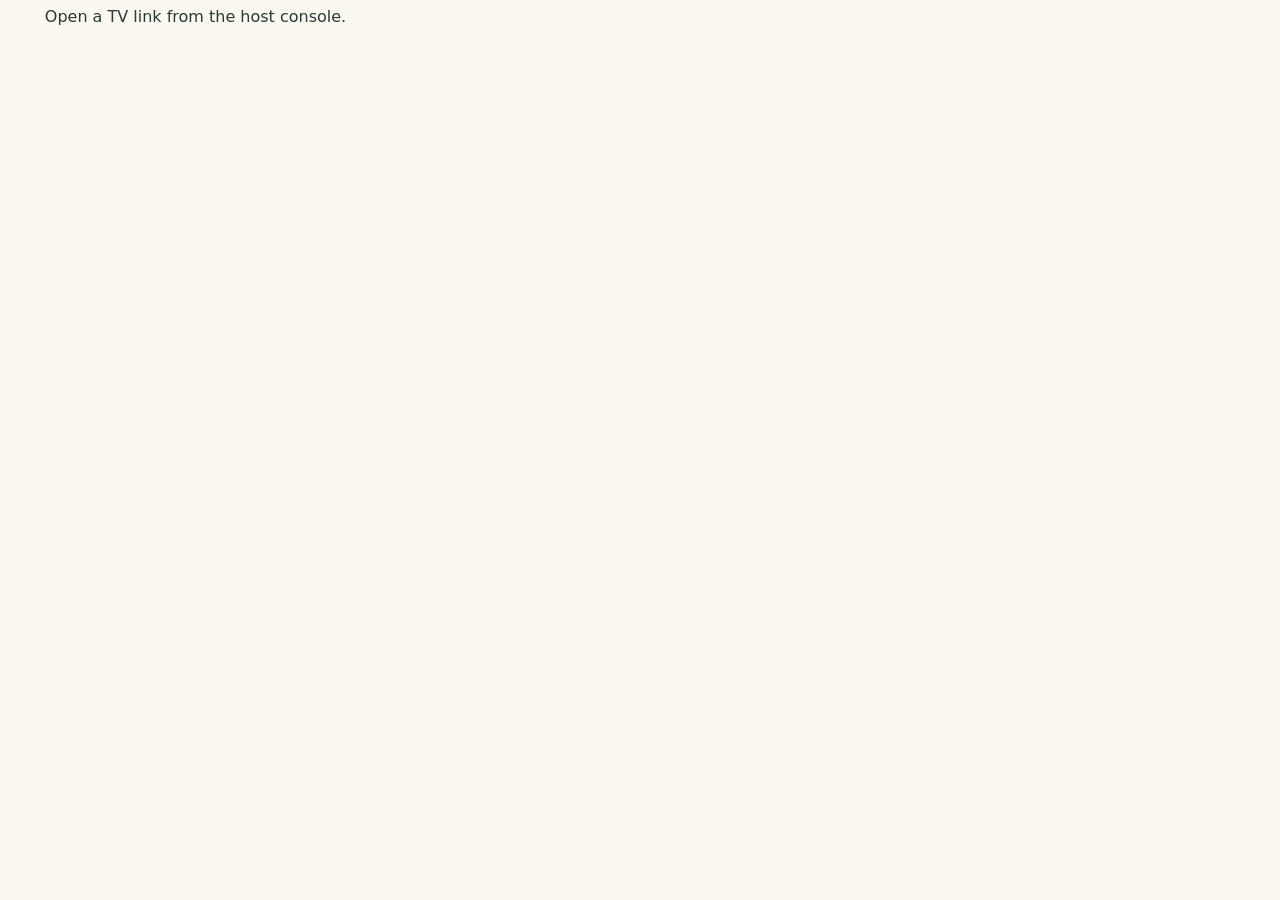
<file: white-elephant-tv.html>
<!doctype html>
<html lang="en">
<head>
  <meta charset="utf-8">
  <meta name="viewport" content="width=device-width,initial-scale=1">
  <meta name="robots" content="noindex,nofollow">
  <meta name="referrer" content="no-referrer">
  <meta http-equiv="Content-Security-Policy" content="default-src 'self'; script-src 'self'; style-src 'self'; img-src 'self' blob:; connect-src 'self' https://*.supabase.co; base-uri 'none'; object-src 'none'; form-action 'none'">
  <meta name="theme-color" content="#183d32">
  <title>White Elephant · TV</title>
  <link rel="stylesheet" href="white-elephant.css?v=meter-footer-13">
  <link rel="stylesheet" href="white-elephant-announcements.css">
  <script src="white-elephant-photos.js" defer></script>
  <script src="white-elephant-announcements.js?v=2" defer></script>
  <link rel="stylesheet" href="victory.css"><script src="victory-model.js" defer></script><script src="victory.js" defer></script>
  <script src="white-elephant-tv.js?v=app-access-1" defer></script>
<link rel="stylesheet" href="./mascot.css"></head>
<body data-view="tv" data-layout="split">
<main class="page">
  <p role="status" id="status">Connecting to the display…</p>
  <section class="game-board" id="board" hidden>
    <header class="board-top"><h2><img class="host-emblem" src="./assets/mascot/emblem.png" alt="" width="36" height="32">White Elephant</h2><strong class="turn-pill" id="turn"></strong></header>
    <div class="spotlight"><img class="host-idle" src="./assets/mascot/idle.png" alt=""><div class="spotlight-label" id="phase"></div>
      <section id="announcement" role="status" aria-live="polite" hidden></section>
      <div class="player-token" aria-hidden="true" id="number"></div>
      <div class="spotlight-copy"><h3 id="player"></h3><p id="instruction"></p></div>
    </div>
    <div class="board-section-heading"><h3>Opened gifts <span class="count-chip" id="count"></span></h3></div>
    <div class="gift-grid" id="gifts"></div>
    <footer class="board-footer" id="wrapped"></footer>
  </section>
</main><main id="victory" hidden></main>
</body></html>
</file>
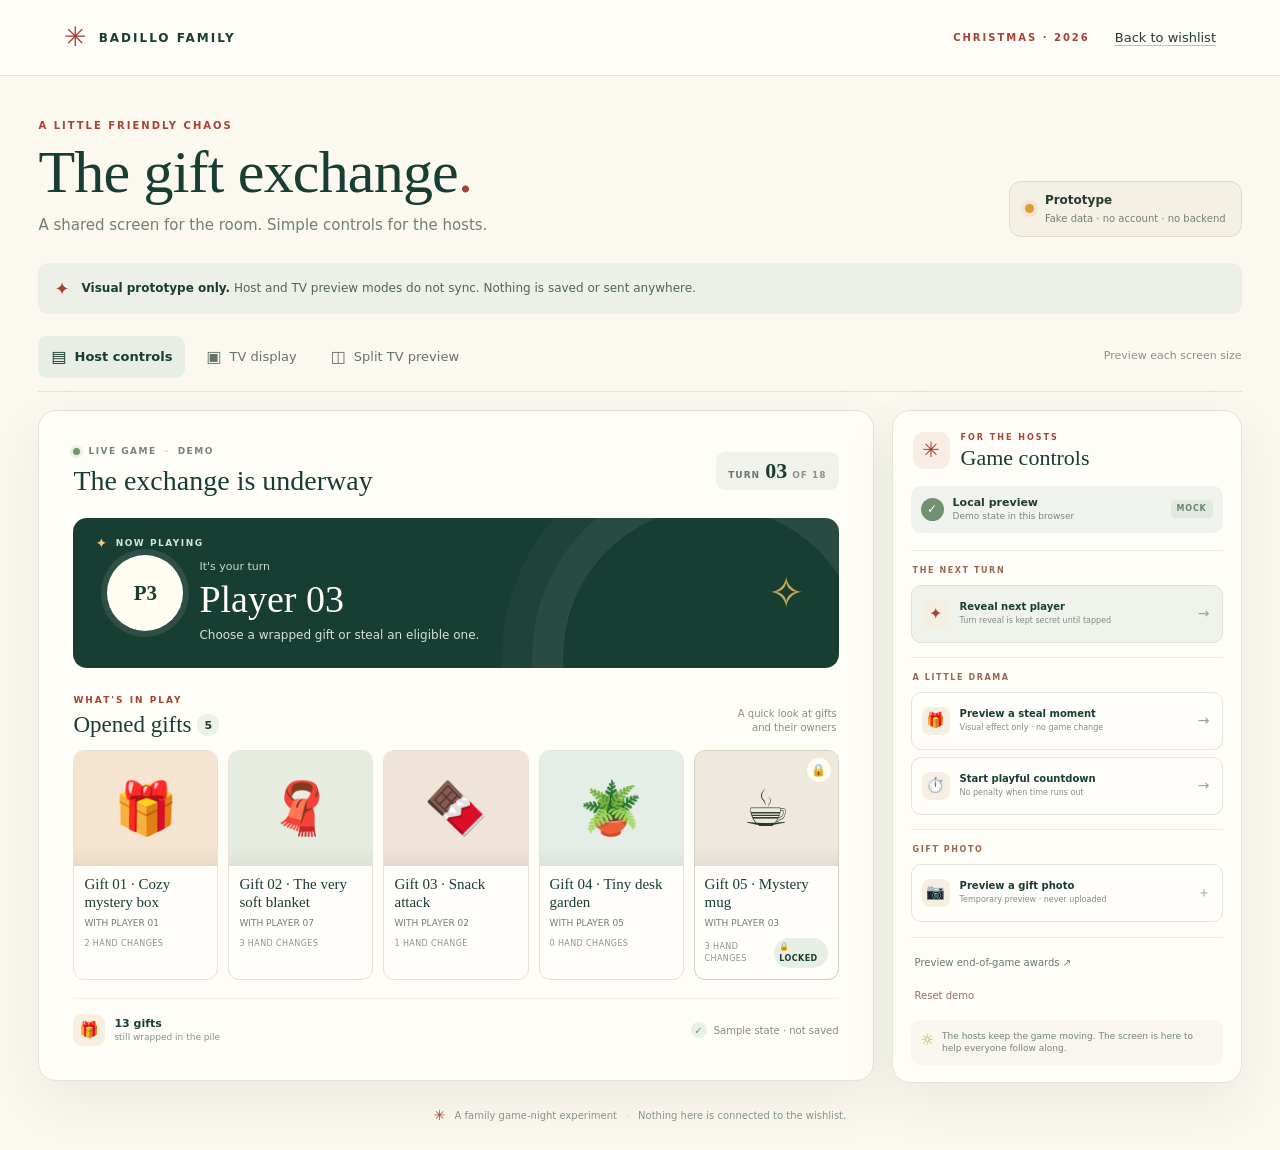
<file: white-elephant.html>
<!doctype html>
<html lang="en">
<head>
  <meta charset="utf-8">
  <meta name="viewport" content="width=device-width,initial-scale=1">
  <meta name="robots" content="noindex,nofollow">
  <meta name="referrer" content="no-referrer">
  <meta http-equiv="Content-Security-Policy" content="default-src 'self'; script-src 'self'; style-src 'self'; img-src 'self' blob:; connect-src 'none'; base-uri 'none'; object-src 'none'; form-action 'none'">
  <meta name="theme-color" content="#183d32">
  <title>White Elephant · Demo</title>
  <link rel="stylesheet" href="white-elephant.css?v=tv-split-7">
  <script src="white-elephant.js?v=tv-split-4" defer></script>
</head>
<body>
  <header class="site-header">
    <a class="brand" href="./" aria-label="Badillo Family wishlist home"><span class="brand-mark" aria-hidden="true">✳</span><span>BADILLO FAMILY</span></a>
    <div class="header-meta">
      <span class="season">CHRISTMAS · 2026</span>
      <a class="back-link" href="./">Back to wishlist</a>
    </div>
  </header>

  <main class="page">
    <section class="intro" aria-labelledby="page-title">
      <div>
        <p class="eyebrow">A LITTLE FRIENDLY CHAOS</p>
        <h1 id="page-title">The gift exchange<span class="title-period">.</span></h1>
        <p class="intro-copy">A shared screen for the room. Simple controls for the hosts.</p>
      </div>
      <div class="prototype-badge" role="note">
        <span class="demo-dot" aria-hidden="true"></span>
        <span><strong>Prototype</strong><small>Fake data · no account · no backend</small></span>
      </div>
    </section>

    <div class="prototype-note" role="status">
      <span aria-hidden="true">✦</span>
      <p><strong>Visual prototype only.</strong> Host and TV preview modes do not sync. Nothing is saved or sent anywhere.</p>
    </div>

    <nav class="view-switch" aria-label="Prototype view">
      <a id="host-view-link" class="view-option" href="?view=host" aria-current="page"><span class="view-icon" aria-hidden="true">▤</span> Host controls</a>
      <a id="tv-view-link" class="view-option" href="?view=tv"><span class="view-icon" aria-hidden="true">▣</span> TV display</a>
      <a id="tv-split-link" class="view-option" href="?view=tv&amp;layout=split"><span class="view-icon" aria-hidden="true">◫</span> Split TV preview</a>
      <span class="view-hint">Preview each screen size</span>
    </nav>

    <section class="game-layout" aria-label="White Elephant game preview">
      <div class="board-wrap">
        <section class="game-board" aria-labelledby="board-heading">
          <header class="board-top">
            <div>
              <p class="board-kicker"><span class="live-indicator" aria-hidden="true"></span> LIVE GAME <span class="separator">·</span> DEMO</p>
              <h2 id="board-heading">The exchange is underway</h2>
            </div>
            <div class="turn-pill"><span>TURN</span><strong id="turn-number">03</strong><span class="turn-total">OF 18</span></div>
          </header>

          <div class="spotlight" id="spotlight">
            <div class="spotlight-label"><span class="sparkle" aria-hidden="true">✦</span> NOW PLAYING</div>
            <div class="player-token" id="player-token" aria-hidden="true">P3</div>
            <div class="spotlight-copy">
              <p class="reveal-caption" id="reveal-caption">It's your turn</p>
              <h3 id="current-player">Player 03</h3>
              <p id="current-action">Choose a wrapped gift or steal an eligible one.</p>
            </div>
            <div class="spotlight-decoration" aria-hidden="true">✧</div>
          </div>

          <div class="board-section-heading">
            <div><p class="eyebrow">WHAT'S IN PLAY</p><h3>Opened gifts <span id="gift-count" class="count-chip">5</span></h3></div>
            <p class="board-hint">A quick look at gifts<br class="desktop-break"> and their owners</p>
          </div>

          <div class="gift-grid" id="gift-grid" aria-live="polite"></div>

          <footer class="board-footer">
            <div class="wrapped-count"><span class="wrapped-icon" aria-hidden="true">🎁</span><span><strong id="wrapped-number">13 gifts</strong><small>still wrapped in the pile</small></span></div>
            <div class="board-status"><span class="status-check" aria-hidden="true">✓</span> Sample state · not saved</div>
          </footer>
        </section>

        <section class="awards-preview" id="awards-preview" hidden aria-live="polite">
          <div class="award-ribbon" aria-hidden="true">✦</div>
          <p class="eyebrow">A VERY IMPORTANT CEREMONY</p>
          <h2>And the awards go to…</h2>
          <div class="award-list">
            <div><span class="award-emoji" aria-hidden="true">🏆</span><span><small>MOST WANTED GIFT</small><strong>Gift 02 · The mystery box</strong></span></div>
            <div><span class="award-emoji" aria-hidden="true">🕵️</span><span><small>BIGGEST GIFT THIEF</small><strong>Player 07</strong></span></div>
            <div><span class="award-emoji" aria-hidden="true">🧤</span><span><small>MOST ROBBED</small><strong>Player 03</strong></span></div>
          </div>
          <button class="subtle-button" id="back-to-board" type="button">Back to game board</button>
        </section>
      </div>

      <aside class="host-panel" id="host-panel" aria-labelledby="host-heading">
        <div class="host-panel-heading">
          <div class="host-icon" aria-hidden="true">✳</div>
          <div><p class="eyebrow">FOR THE HOSTS</p><h2 id="host-heading">Game controls</h2></div>
        </div>

        <div class="connection-card">
          <span class="connection-check" aria-hidden="true">✓</span>
          <span><strong>Local preview</strong><small>Demo state in this browser</small></span>
          <span class="connection-tag">MOCK</span>
        </div>

        <div class="control-group">
          <p class="control-label">THE NEXT TURN</p>
          <button class="control-button primary-control" id="reveal-player" type="button"><span class="button-symbol" aria-hidden="true">✦</span><span><strong>Reveal next player</strong><small>Turn reveal is kept secret until tapped</small></span><span class="button-arrow" aria-hidden="true">→</span></button>
        </div>

        <div class="control-group">
          <p class="control-label">A LITTLE DRAMA</p>
          <button class="control-button" id="show-steal" type="button"><span class="control-emoji" aria-hidden="true">🎁</span><span><strong>Preview a steal moment</strong><small>Visual effect only · no game change</small></span><span class="button-arrow" aria-hidden="true">→</span></button>
          <button class="control-button" id="start-countdown" type="button"><span class="control-emoji" aria-hidden="true">⏱️</span><span><strong id="countdown-label">Start playful countdown</strong><small id="countdown-help">No penalty when time runs out</small></span><span class="button-arrow" aria-hidden="true">→</span></button>
        </div>

        <div class="control-group">
          <p class="control-label">GIFT PHOTO</p>
          <label class="control-button photo-button" for="gift-photo"><span class="control-emoji" aria-hidden="true">📷</span><span><strong>Preview a gift photo</strong><small>Temporary preview · never uploaded</small></span><span class="button-arrow" aria-hidden="true">＋</span><input id="gift-photo" class="visually-hidden" type="file" accept="image/*" capture="environment"></label>
          <p class="photo-message" id="photo-message" role="status"></p>
        </div>

        <div class="host-tools">
          <button class="text-button" id="show-awards" type="button">Preview end-of-game awards <span aria-hidden="true">↗</span></button>
          <button class="text-button reset-button" id="reset-demo" type="button">Reset demo</button>
        </div>

        <div class="host-footnote"><span aria-hidden="true">☼</span> The hosts keep the game moving. The screen is here to help everyone follow along.</div>
      </aside>
    </section>

    <section class="moment-overlay" id="moment-overlay" hidden role="dialog" aria-modal="true" aria-labelledby="moment-title">
      <div class="moment-card">
        <div class="moment-spark" aria-hidden="true">✦</div>
        <p class="eyebrow" id="moment-kicker">A GIFT CHANGED HANDS</p>
        <div class="moment-emoji" id="moment-emoji" aria-hidden="true">🎁</div>
        <h2 id="moment-title">A bold move!</h2>
        <p class="moment-detail" id="moment-detail">Player 07 took the mystery gift from Player 02.</p>
        <button class="moment-close" id="close-moment" type="button">Back to the board</button>
      </div>
    </section>

    <p class="page-footer"><span>✳</span> A family game-night experiment <span class="footer-divider">·</span> Nothing here is connected to the wishlist.</p>
  </main>
</body>
</html>
</file>
<file: style.css>
:root{--ink:#243f36;--cream:#faf7ef;--muted:#66766d;--red:#9e4335;--line:#dedfd2}*{box-sizing:border-box}body{margin:0;background:var(--cream);color:var(--ink);font:16px/1.6 system-ui,sans-serif}header,main{max-width:1120px;margin:auto;padding:24px}header{display:flex;justify-content:space-between;border-bottom:1px solid var(--line);align-items:center}.brand{color:inherit;text-decoration:none;font-size:26px}.brand span,.season,.eyebrow{font-size:11px;letter-spacing:2px;font-weight:700}.season{color:var(--red)}.hero{position:relative;padding:55px 0 40px}.eyebrow{color:var(--red)}h1{font:clamp(58px,9vw,100px)/1.02 Georgia,serif;margin:22px 0}h1 em{color:var(--red);font-weight:400}.hero>p:last-of-type{color:var(--muted)}.ornament{position:absolute;right:10%;top:40px;text-align:center;font-size:65px;transform:rotate(8deg)}.notice{background:#ecefe4;border:1px solid var(--line);padding:16px 20px;border-radius:12px;font-size:14px}nav{display:flex;gap:12px;margin:30px 0;flex-wrap:wrap}button,select,input{font:inherit}button,select{cursor:pointer}button{border:1px solid var(--line);border-radius:8px;background:white;color:var(--ink);padding:10px 16px}button:hover{border-color:var(--ink)}button:disabled{opacity:.55;cursor:not-allowed}button[aria-pressed=true],.primary{background:var(--ink);color:white}button:focus-visible,a:focus-visible,summary:focus-visible,input:focus-visible,select:focus-visible{outline:3px solid #c67634;outline-offset:4px}.toolbar{display:flex;justify-content:space-between;align-items:center;gap:12px}h2{font:28px Georgia,serif}select,input{border:1px solid var(--line);padding:8px;border-radius:6px;background:white;color:var(--ink)}.grid{display:grid;grid-template-columns:repeat(3,minmax(0,1fr));gap:20px}.card{border:1px solid var(--line);background:#fffdf8;border-radius:14px;overflow:hidden;display:flex;flex-direction:column}.art{position:relative;flex:0 0 185px;height:185px;min-height:185px;overflow:hidden;background:#ebece0;display:grid;place-items:center;font-size:70px}.art img{position:absolute;inset:0;display:block;width:100%;height:100%;max-width:100%;max-height:100%;object-fit:contain}.content{position:relative;min-width:0;background:#fffdf8;padding:22px;display:flex;flex-direction:column;flex:1}.content h3{font:25px Georgia,serif;margin:6px 0;overflow-wrap:anywhere}.content p{font-size:14px}.tag{font-size:11px;letter-spacing:1px;color:var(--red);text-transform:uppercase}.pills{display:flex;gap:6px;flex-wrap:wrap}.pills span{background:#edf0e7;border-radius:20px;padding:3px 9px;font-size:11px}.actions{display:flex;gap:8px;flex-wrap:wrap;margin-top:auto;padding-top:16px}.product{display:block;color:var(--ink);margin:10px 0}.empty{grid-column:1/-1;text-align:center;padding:45px 20px;border:1px dashed var(--line);border-radius:14px}.empty h3{font:30px Georgia,serif}.how{margin:55px 0 30px;border-top:1px solid var(--line);padding-top:20px}.how>div{display:grid;grid-template-columns:repeat(3,1fr);gap:30px}.how p,details{font-size:14px}summary{cursor:pointer}form{display:flex;gap:12px;flex-wrap:wrap;align-items:end}form label{display:grid}footer{margin-top:35px;padding:25px 0;text-align:center;color:var(--muted);font-size:12px}footer button{margin-left:10px;font-size:12px}.error{color:var(--red)}@media(max-width:720px){.grid{grid-template-columns:repeat(2,minmax(0,1fr))}.ornament{right:2%;font-size:45px;top:90px}.hero{padding-top:32px}.how>div{grid-template-columns:1fr;gap:0}.season{font-size:9px}.brand span{font-size:10px}}@media(max-width:480px){.grid{grid-template-columns:1fr}header,main{padding:18px}.ornament{display:none}.toolbar{align-items:start}h2{font-size:24px}.toolbar label{font-size:12px}.hero{padding-bottom:30px}}

[hidden]{display:none!important}header{gap:16px;flex-wrap:wrap}.header-right{margin-left:auto;display:flex;align-items:center;justify-content:flex-end;gap:24px;flex-wrap:wrap}.account-controls{display:flex;align-items:center;justify-content:flex-end;gap:10px;min-width:0}.account-controls button{font-size:13px;white-space:nowrap}#account-email{font-size:13px;overflow-wrap:anywhere;min-width:0;max-width:260px}dialog{border:1px solid var(--line);border-radius:16px;padding:26px;background:var(--cream);color:var(--ink);width:min(460px,calc(100% - 36px));max-height:85vh;overflow:auto}dialog::backdrop{background:#172e2580}.dialog-heading{display:flex;justify-content:space-between;align-items:center;gap:16px}.dialog-heading h2{margin:0}.dialog-heading button{border:0;background:transparent}dialog>p{font-size:14px}dialog form{display:grid;gap:14px}dialog input{width:100%;min-width:0}dialog form button{width:100%}#auth-message:empty{display:none}@media(max-width:620px){.header-right{gap:8px;flex-direction:column;align-items:flex-end}.account-controls{max-width:100%}#account-email{max-width:180px;font-size:12px}.account-controls button{padding:8px 12px}}@media(max-width:380px){.header-right{width:100%;flex-direction:row;justify-content:space-between}.account-controls{margin-left:auto}#account-email{max-width:170px}}

#signin-error{font-size:12px;line-height:1.45;max-width:340px;margin:0;text-align:right;overflow-wrap:anywhere}#signin-error:empty{display:none}.header-right{column-gap:24px;row-gap:8px}#signin-error:not(:empty){flex-basis:100%}#auth-message{font-size:14px;overflow-wrap:anywhere}

.notes-label{display:block;margin-top:16px;font-size:12px}.gift-notes{white-space:pre-wrap;margin:4px 0 12px}.quantity-summary{font-weight:600;margin-top:18px}.unit-list{margin-top:auto;display:grid;gap:12px}.unit-row{border-top:1px solid var(--line);padding-top:12px;font-size:13px}.unit-row .actions{padding-top:8px;margin-top:0}.unit-row button{font-size:12px;padding:9px 12px}

.role-badge{font-size:10px;text-transform:uppercase;letter-spacing:1px;padding:3px 7px;border-radius:12px;background:#e7eddd;color:var(--ink)}
.editor-tools{display:flex;gap:10px;flex-wrap:wrap;margin:0 0 22px}.edit-gift{margin-top:18px;align-self:start;font-size:13px}
.editor-dialog{width:min(720px,calc(100% - 32px));max-height:90vh}.form-grid{display:grid;grid-template-columns:1fr 1fr;gap:16px;margin-top:18px}.form-grid label{min-width:0;display:grid;gap:4px;font-size:13px;font-weight:600}.full-width{grid-column:1/-1}.form-grid textarea,.form-grid input,.form-grid select{width:100%;min-width:0;font:inherit;border:1px solid var(--line);border-radius:6px;padding:10px;background:#fff;color:var(--ink)}textarea{resize:vertical}.field-error{font-size:12px;font-weight:400;color:var(--red)}.field-error:empty{display:none}[aria-invalid=true]{border-color:var(--red)!important}
.image-preview{max-width:100%;height:140px;object-fit:contain;background:#fff;border-radius:8px}.form-actions{display:flex;gap:10px;flex-wrap:wrap}.editor-dialog .form-actions button{width:auto}.danger-button{color:var(--red);margin-left:auto}.confirmation{padding:14px;background:#f5e8df;border-radius:8px;font-size:13px}.editor-dialog .confirmation button{width:auto;margin-right:6px}
.management-row{display:flex;gap:12px;justify-content:space-between;align-items:center;padding:16px 0;border-top:1px solid var(--line);font-size:13px;overflow-wrap:anywhere}.management-row>div{min-width:0}.management-row p{margin:4px 0;color:var(--muted);font-size:12px}.management-controls{display:flex;gap:8px;flex-wrap:wrap;justify-content:flex-end}.management-controls button,.management-controls select{font-size:12px;padding:8px}.management-row>span{min-width:0}.management-row>button{flex-shrink:0}
#access-form{margin-top:20px;display:grid;grid-template-columns:minmax(0,1fr) 110px auto;align-items:end}#access-form input,#access-form select{width:100%;min-width:0}#access-form button{width:auto}#access-form label{font-size:13px}
@media(max-width:620px){.account-controls{flex-wrap:wrap}.header-right{max-width:100%}.form-grid{grid-template-columns:1fr}.full-width{grid-column:auto}.management-row{align-items:flex-start;flex-direction:column}.management-controls{justify-content:flex-start}.editor-dialog{padding:20px}#access-form{grid-template-columns:minmax(0,1fr) 100px}#access-form button{grid-column:1/-1}.danger-button{margin-left:0}}

.quantity-field{display:grid;gap:4px;align-content:start}.quantity-stepper{display:flex;gap:6px;align-items:center}.editor-dialog .quantity-stepper button{width:42px;flex-shrink:0;padding:10px}.quantity-stepper input{text-align:center}

.passkey-choice{margin:22px 0}.passkey-choice>button{width:100%}.passkey-choice p{font-size:13px;line-height:1.5}.signin-divider{text-align:center;color:var(--muted);margin:22px 0 12px}#passkey-message{font-size:14px;overflow-wrap:anywhere}#passkey-signin-message:empty{display:none}

.view-tabs{display:flex;gap:.6rem;flex-wrap:wrap;margin:1rem 0}.action-feedback{margin:.5rem 0 0;color:#246343;font-size:.9rem}.error{color:#9b2424}.action-toast{position:fixed;bottom:1rem;right:1rem;left:auto;max-width:min(32rem,calc(100vw - 2rem));z-index:50;padding:1rem;background:#fffdf8;border:2px solid #246343;border-radius:12px;box-shadow:0 6px 24px #0003;display:flex;align-items:center;gap:1rem}.action-toast[hidden]{display:none}.action-toast.error{border-color:#9b2424}.action-toast button{flex-shrink:0}.passkey-help{font-size:.9rem;margin:1rem 0}

.family-photo-section{display:flex;align-items:center;justify-content:center;gap:2rem;padding:1.5rem;margin:1.5rem 0 2rem;background:#fffdf8;border-radius:20px}.family-photo-section[hidden]{display:none}.family-photo-section img{display:block;width:240px;max-width:100%;height:auto;flex-shrink:0;border-radius:12px}.family-photo-section h2{font-size:clamp(1.6rem,4vw,2.4rem);line-height:1.15}.family-photo-section p{line-height:1.6}@media(max-width:620px){.family-photo-section{flex-direction:column;gap:1rem;text-align:center;padding:1.25rem}.family-photo-section img{width:220px}}

/* Keep quantity controls compact; scroll individual items within the card. */
.unit-list-scroll{max-block-size:8rem;min-block-size:0;overflow-y:auto;overflow-x:hidden;align-content:start;grid-auto-rows:max-content;flex-shrink:0;scrollbar-gutter:stable;padding:0 6px 6px 2px;scroll-padding-block:8px}
.unit-list-scroll:focus-visible{outline:3px solid #c67634;outline-offset:3px;border-radius:4px}
.content .unit-scroll-hint{font-size:12px;color:var(--muted);margin:0 0 8px}

.button-link,.admin-section-link{display:inline-block;color:var(--ink);text-decoration:none;border:1px solid var(--line);border-radius:8px;background:white;padding:10px 16px;font-size:13px}
.admin-main .admin-heading{padding:24px 0}.admin-heading h1{font:clamp(36px,7vw,56px)/1.1 Georgia,serif;margin:12px 0}.admin-heading p{color:var(--muted)}
.admin-layout{display:grid;grid-template-columns:minmax(240px,1fr) minmax(0,2fr);gap:24px;align-items:start}
.admin-panel{background:#fffdf8;border:1px solid var(--line);border-radius:14px;padding:22px;min-width:0}
.admin-panel h3{margin-top:0}.admin-panel input,.admin-panel select{width:100%;min-width:0}
#member-form{display:grid;gap:16px}#member-form label{font-size:14px;gap:5px}.field-hint{color:var(--muted);font-size:12px;margin:0}
#member-form .checkbox-label{display:flex;align-items:center;gap:8px}#member-active{width:auto}#member-form .form-actions{margin-top:8px}
.admin-list-heading{display:flex;align-items:center;justify-content:space-between;gap:12px}.admin-list-heading h3{margin:0}
.admin-panel>label{display:grid;gap:6px;margin:16px 0;font-size:14px}
.admin-member{border-top:1px solid var(--line);padding:18px 0;display:flex;align-items:start;justify-content:space-between;gap:16px;overflow-wrap:anywhere}
.admin-member>div{min-width:0}.admin-member h3{margin:0;font-size:17px}.admin-member p{font-size:12px;color:var(--muted);margin:4px 0}.admin-member .member-email{font-size:14px;color:var(--ink)}
.admin-member .management-controls{flex:0 0 145px}.admin-section-link{background:var(--ink);color:white}#admin-message{position:sticky;bottom:12px;background:var(--cream);padding:12px;border:1px solid var(--line);border-radius:8px}#admin-message:empty{display:none}
@media(max-width:760px){.admin-layout{grid-template-columns:1fr}.admin-member{flex-direction:column}.admin-member .management-controls{flex:auto;justify-content:flex-start}.admin-panel{padding:18px}}

.tracking-panel{margin-top:32px}.tracking-panel>p{font-size:14px}.tracking-panel h2{margin:0}
.tracking-filters{display:grid;grid-template-columns:repeat(3,minmax(0,1fr));gap:14px;margin:22px 0}.tracking-filters label{display:grid;gap:6px;font-size:13px}
.tracking-table-wrap{max-width:100%;overflow:auto;border:1px solid var(--line);border-radius:8px}.tracking-table-wrap:focus-visible{outline:3px solid #c67634;outline-offset:3px}
.tracking-table{width:100%;border-collapse:collapse;font-size:13px;min-width:720px}.tracking-table th,.tracking-table td{text-align:left;vertical-align:top;padding:14px;border-bottom:1px solid var(--line);overflow-wrap:anywhere}.tracking-table th{background:#edf0e7;white-space:nowrap}.tracking-table td{max-width:280px}.tracking-table small{display:block;color:var(--muted);margin-top:4px}.tracking-archived{display:block;color:var(--muted);font-size:11px}.visually-hidden{position:absolute;width:1px;height:1px;padding:0;margin:-1px;overflow:hidden;clip-path:inset(50%);white-space:nowrap;border:0}
@media(max-width:620px){.tracking-filters{grid-template-columns:1fr}}


#idea-dialog textarea{width:100%;min-width:0;font:inherit;padding:10px;border:1px solid var(--line);border-radius:6px;background:white;color:var(--ink)}#idea-dialog textarea:focus-visible{outline:3px solid #c67634;outline-offset:3px}#idea-dialog p{overflow-wrap:anywhere}#idea-dialog .actions{padding-top:0}
.toolbar{flex-wrap:wrap}.toolbar label{max-width:100%;min-width:0}.toolbar select{max-width:100%}

.welcome-landing{max-width:620px;margin:40px auto;padding:32px;border:1px solid var(--line);border-radius:18px;background:#fffdf8}
.welcome-landing h1{font:clamp(32px,7vw,48px)/1.15 Georgia,serif;margin:20px 0}.welcome-landing form{display:grid;gap:14px;margin:24px 0}.welcome-landing input{width:100%;min-width:0}.welcome-landing label{gap:6px;font-size:14px}.welcome-landing .field-hint{line-height:1.6}
.passkey-nudge{border:1px solid var(--line);border-radius:14px;padding:22px;margin:24px 0;background:#edf0e7}.passkey-nudge h2{margin:0 0 12px}.passkey-nudge p{font-size:14px}
@media(max-width:480px){.welcome-landing{padding:22px;margin:24px auto}.welcome-landing .primary{width:100%}}

/* Administration uses compact operational tables rather than account cards. */
.admin-main .admin-heading{padding:12px 0}.admin-main .admin-heading h1{font-size:36px;margin:8px 0}.admin-main nav{margin:18px 0}
.admin-main .admin-layout{display:block}.admin-main .admin-layout>.admin-panel{padding:16px;margin-bottom:16px}
.account-editor summary{font-weight:600;font-size:14px}.account-editor[open] summary{margin-bottom:14px}
.admin-main #member-form{grid-template-columns:minmax(140px,1fr) minmax(220px,2fr) minmax(110px,1fr) auto;gap:12px;align-items:end}
.admin-main #member-form>.field-hint{grid-column:1/-1;grid-row:3}.admin-main #member-form>.form-actions{grid-column:1/-1;margin-top:0}
.admin-main #member-form label{font-size:12px}.admin-main #member-form input,.admin-main #member-form select{padding:7px 9px}.admin-main #member-form .checkbox-label{padding-bottom:8px}
.admin-main .admin-panel>label{margin:12px 0 8px;max-width:420px;font-size:12px}.admin-main .admin-list-heading button{padding:6px 10px;font-size:12px}
#member-count{margin:0 0 8px}
.account-table-wrap{overflow:auto;max-height:32rem;border:1px solid var(--line);border-radius:6px}.account-table-wrap:focus-visible{outline:3px solid #c67634;outline-offset:3px}
.account-table{width:100%;border-collapse:separate;border-spacing:0;font-size:12px;line-height:1.4;min-width:850px}
.account-table th{position:sticky;top:0;z-index:1;background:#edf0e7;text-align:left;font-size:11px;white-space:nowrap}
.account-table th,.account-table td{padding:8px 10px;border-bottom:1px solid var(--line);vertical-align:middle}
.account-table tbody tr:last-child td{border-bottom:0}.account-table tbody tr:hover{background:#f1f3eb}
.account-email-cell{overflow-wrap:anywhere;min-width:190px}.account-date-cell{white-space:nowrap;font-variant-numeric:tabular-nums}
.admin-status{display:inline-block;padding:2px 6px;border-radius:4px;font-size:11px;white-space:nowrap;background:#edf0e7;color:var(--muted)}
.admin-status.access-active,.admin-status.status-sent{background:#e3efdf;color:#285d35}.admin-status.access-removed,.admin-status.status-failed{background:#f6e5df;color:#9b2424}.admin-status.status-unknown{background:#fff0cd;color:#795710}
.account-row-actions{display:flex;gap:5px;white-space:nowrap}.account-row-actions button{padding:5px 8px;border-radius:5px;font-size:11px;line-height:1.3}
@media(max-width:760px){.admin-main #member-form{grid-template-columns:1fr 1fr}.admin-main #member-form>.field-hint{grid-row:auto}.admin-main #member-form>.form-actions{grid-column:1/-1}}
@media(max-width:480px){.admin-main #member-form{grid-template-columns:1fr}.admin-main .admin-heading h1{font-size:30px}}

.admin-main{max-width:1480px}.account-table{min-width:1320px}.account-id{font:11px ui-monospace,monospace;padding:3px 5px;background:transparent;border-style:dashed}.member-id-field{grid-column:1/-1!important;grid-row:auto!important;overflow-wrap:anywhere}.member-id-field code{user-select:all}
.admin-main #member-form{grid-template-columns:repeat(3,minmax(140px,1fr))}.admin-main #member-form>.field-hint{grid-row:auto}
@media(max-width:760px){.admin-main #member-form{grid-template-columns:1fr 1fr}}
@media(max-width:480px){.admin-main #member-form{grid-template-columns:1fr}}

/* Owner-only platform roadmap */
.roadmap-section{margin-top:22px}.roadmap-heading{display:flex;align-items:flex-end;justify-content:space-between;gap:20px;margin:12px 0 20px}.roadmap-heading h2{font:32px/1.1 Georgia,serif;margin:6px 0}.roadmap-heading p:not(.eyebrow){max-width:760px;color:var(--muted);margin:0}.roadmap-filters{display:grid;grid-template-columns:repeat(6,minmax(120px,1fr));gap:12px;padding:16px;background:#fffdf8;border:1px solid var(--line);border-radius:12px}.roadmap-filters label,.roadmap-form>label{display:grid;gap:5px;font-size:12px}.roadmap-filters input,.roadmap-filters select,.roadmap-form input,.roadmap-form select,.roadmap-form textarea{width:100%;min-width:0}.roadmap-check{display:flex!important;align-items:center;gap:8px!important;grid-column:1/-1}.roadmap-check input{width:auto}.roadmap-layout{display:grid;grid-template-columns:minmax(0,1.7fr) minmax(320px,1fr);gap:16px;align-items:start}.roadmap-table-wrap{max-width:100%;overflow:auto;border:1px solid var(--line);border-radius:10px;background:white}.roadmap-table-wrap:focus-visible{outline:3px solid #c67634;outline-offset:3px}.roadmap-table{width:100%;min-width:650px;border-collapse:collapse;font-size:13px}.roadmap-table th,.roadmap-table td{text-align:left;padding:12px 10px;border-bottom:1px solid var(--line);vertical-align:top}.roadmap-table th{background:#edf0e7;font-size:11px;white-space:nowrap}.roadmap-table tbody tr{cursor:pointer}.roadmap-table tbody tr:hover{background:#f1f3eb}.roadmap-table tbody tr:focus-visible{outline:3px solid #c67634;outline-offset:-3px}.roadmap-table tbody tr.roadmap-selected{background:#e7ede3}.roadmap-detail{position:sticky;top:12px;max-height:78vh;overflow:auto;padding:20px}.roadmap-detail>h3{font:25px/1.15 Georgia,serif;margin:6px 0}.roadmap-feature-id{font:11px ui-monospace,monospace;color:var(--muted);overflow-wrap:anywhere}.roadmap-feature-description{color:var(--muted);line-height:1.5}.roadmap-chips{display:flex;flex-wrap:wrap;gap:6px;margin:12px 0 18px}.roadmap-chips span{display:inline-block;padding:5px 8px;border-radius:20px;background:#edf0e7;color:var(--ink);font-size:11px}.roadmap-detail-block{border-top:1px solid var(--line);padding:10px 0}.roadmap-detail-block h4{font-size:12px;margin:0 0 5px}.roadmap-detail-block p{font-size:13px;line-height:1.5;white-space:pre-wrap;overflow-wrap:anywhere;margin:0}.roadmap-doc-link{font-size:12px;overflow-wrap:anywhere}.roadmap-doc-link a,.roadmap-detail-block a{color:#285d45}.roadmap-detail-block a{display:block;font-size:12px;margin:5px 0;overflow-wrap:anywhere}.roadmap-actions{display:flex;flex-wrap:wrap;gap:8px;margin:16px 0}.roadmap-actions button{padding:8px 12px;font-size:12px}.roadmap-history{border-top:1px solid var(--line);padding-top:12px;font-size:12px}.roadmap-history summary{cursor:pointer;font-weight:700}.roadmap-history ol{padding-left:20px}.roadmap-history li{margin:8px 0}.roadmap-history li p{margin:3px 0;color:var(--muted)}.roadmap-form{display:grid;grid-template-columns:1fr 1fr;gap:11px}.roadmap-form h3,.roadmap-form .roadmap-actions,.roadmap-form>.roadmap-wide{grid-column:1/-1}.roadmap-form input,.roadmap-form select,.roadmap-form textarea{font:inherit;font-size:13px;padding:8px 9px;border:1px solid var(--line);border-radius:6px;background:white}.roadmap-form select[multiple]{min-height:100px}.roadmap-form textarea{resize:vertical;line-height:1.4}.roadmap-form label .field-hint{font-size:11px;color:var(--muted)}#roadmap-message{position:sticky;bottom:12px;z-index:2;background:var(--cream);padding:10px;border-radius:8px}#roadmap-message:empty{display:none}.roadmap-detail-empty{color:var(--muted)}
@media(max-width:900px){.roadmap-filters{grid-template-columns:repeat(3,minmax(120px,1fr))}.roadmap-layout{grid-template-columns:1fr}.roadmap-detail{position:static;max-height:none}}
@media(max-width:560px){.roadmap-heading{align-items:flex-start;flex-direction:column}.roadmap-heading>.primary{width:100%}.roadmap-filters{grid-template-columns:1fr 1fr;padding:12px}.roadmap-filters label:first-child,.roadmap-check{grid-column:1/-1}.roadmap-detail{padding:14px}.roadmap-form{grid-template-columns:1fr}.roadmap-form>label,.roadmap-form h3,.roadmap-form .roadmap-actions{grid-column:1/-1}.roadmap-actions button{flex:1}}

/* Freeze the first-name column while retaining the account ID's existing position. */
.account-table th:nth-child(2),.account-table tbody td:nth-child(2):not([colspan]){position:sticky;left:0;z-index:2;background:#fffdf8;box-shadow:2px 0 0 var(--line);min-width:110px}
.account-table th:nth-child(2){z-index:3;background:#edf0e7}
.account-table tbody tr:hover td:nth-child(2){background:#f1f3eb}
.account-table th .account-sort{font:inherit;font-weight:600;color:inherit;background:transparent;border:0;border-radius:3px;padding:4px 0;text-align:left;white-space:nowrap}
.account-sort:focus-visible{outline-offset:2px}
.account-filters{display:flex;flex-wrap:wrap;gap:10px;align-items:end;margin:12px 0}
.account-filters label{display:grid;gap:4px;font-size:12px;min-width:130px;flex:1}
.account-filters select{font-size:12px;padding:7px;max-width:100%}
.account-filters>button{font-size:12px;padding:7px 10px}
@media(max-width:480px){.account-filters label{flex-basis:calc(50% - 10px);min-width:0}}


/* Purchased and reserved gift availability */
.card-purchased{background:#f0f1ed;border-color:#b9c6bc;box-shadow:inset 0 0 0 1px #dce4dc}
.card-purchased .content{background:#f0f1ed}
.card-purchased .art{background:#e1e4df}
.card-purchased .art img{filter:grayscale(.7);opacity:.57}
.card-purchased .content h3{color:#45594f}
.card-unavailable{border-color:#d8d5c7;background:#f7f6f0}
.card-unavailable .content{background:#f7f6f0}
.card-unavailable .art img{opacity:.7}
.gift-status-banner{position:absolute;z-index:1;left:12px;right:12px;bottom:12px;background:#244b38;color:#fff;text-align:center;font-size:13px;line-height:1.35;font-weight:750;letter-spacing:.02em;padding:9px 12px;border-radius:8px;box-shadow:0 2px 8px #0002}
.gift-status-banner.gift-status-reserved{background:#5c615a}
.gift-status-notice{font-size:13px!important;font-weight:750;line-height:1.4;background:#dfeadf;color:#28553a;border:1px solid #c1d5c6;border-radius:8px;padding:10px 12px;margin:9px 0 6px}
.gift-status-notice.gift-status-pending{background:#efeee6;color:#5c5744;border-color:#dedbcc}
.gift-status-notice.gift-status-partial{background:#edf3ec;color:#365b3f;border-color:#d5e2d2}
.unit-purchased{background:#e8eee8;border:1px solid #cbd9ce;border-radius:9px;padding:12px!important}
.unit-reserved{background:#f2f1eb;border:1px solid #e1dfd6;border-radius:9px;padding:12px!important}
.unit-purchased>b{color:#28553a}
.unit-unavailable-button:disabled{opacity:1;background:#e0e5e0;color:#4f6055;border-color:#ccd4cd;cursor:not-allowed}
.unit-reserved .unit-unavailable-button:disabled{background:#eae9e3;color:#68675e;border-color:#dedbd2}

.mobile-recipient { display: none; }

@media (max-width: 620px) {
  .wishlist-page main { padding: 16px; }
  .wishlist-page .hero { padding: 12px 0; }
  .wishlist-page .hero h1 { font-size: clamp(40px, 10vw, 58px); margin: 8px 0; }
  .wishlist-page .hero .ornament { display: none; }

  #wishlist .family-photo-section {
    flex-direction: row;
    gap: 12px;
    text-align: left;
    padding: 12px;
    margin: 16px 0;
  }
  #wishlist .family-photo-section img { width: 24%; max-width: 96px; }
  #wishlist .family-photo-section h2 { font-size: 21px; margin: 4px 0; }
  #wishlist .family-photo-section p { margin: 4px 0; }

  #people { display: none; }
  #wishlist .view-tabs { display: grid; grid-template-columns: repeat(2, minmax(0, 1fr)); }
  #wishlist .view-tabs button { padding: 8px; line-height: 1.25; }
  #wishlist .toolbar { display: grid; gap: 10px; margin: 16px 0; }
  #wishlist .toolbar h2 { margin: 0; overflow-wrap: anywhere; }
  #wishlist .toolbar label { display: grid; gap: 3px; min-width: 0; font-size: 14px; }
  #wishlist .toolbar select { width: 100%; min-width: 0; font-size: 16px; }
  #wishlist .grid { grid-template-columns: minmax(0, 1fr); }
  #wishlist .content { padding: 16px; overflow-wrap: anywhere; }
  .wishlist-page button, #wishlist select { min-height: 44px; }
  .wishlist-page dialog :is(input, select, textarea) { min-width: 0; max-width: 100%; font-size: 16px; }
}

@media (max-width: 620px) {
  #gifts .art {
    flex-basis: auto;
    height: clamp(96px, 28vw, 136px);
    min-height: 0;
    font-size: 42px;
  }
  #gifts .art:not(:has(img, .gift-status-banner)) { height: 56px; font-size: 30px; }
  #gifts .content { padding: 12px 14px; }
  #gifts .content h3 { font-size: 22px; line-height: 1.15; }
  #gifts .quantity-summary, #gifts .notes-label { margin: 8px 0 4px; }
  #gifts .actions { display: grid; gap: 6px; padding-top: 6px; }
  #gifts .actions button { width: 100%; font-size: 15px; }
  #gifts .actions .primary { font-weight: 650; }
  #gifts .unit-list-scroll { max-block-size: 13rem; }
}

.gift-search { margin: 12px 0; max-width: 36rem; }
.gift-search label { display: block; margin-bottom: 3px; font-size: 14px; }
.gift-search > div { display: flex; gap: 8px; }
.gift-search input { flex: 1; min-width: 0; min-height: 44px; }
#search-count { font-size: 14px; color: var(--muted); }

.availability-detail { display: block; margin-top: 2px; font-size: 13px; font-weight: 400; }
</file>
<file: victory.css>
#victory{box-sizing:border-box;position:fixed;inset:0;z-index:10;overflow:auto;display:flex;flex-direction:column;align-items:center;justify-content:safe center;gap:1.45vh;padding:4vh 5vw;color:#fff4d7;text-align:center;font:600 clamp(17px,1.55vw,62px)/1.2 system-ui,sans-serif;background:radial-gradient(ellipse at 50% 25%,#235749,#102f28 67%);border:1.1vh double #cba857}
#victory[hidden]{display:none}#victory *{box-sizing:border-box}#victory h1,#victory h2,#victory p{margin:0}
.victory-title{font:900 clamp(42px,6vw,220px)/1 Georgia,serif;color:#fff3cf;text-shadow:0 .06em #85522e}
.victory-eyebrow,.victory-score,.score,.page-count{color:#f1cc7e}.victory-eyebrow,.page-count{font:700 .85em monospace;letter-spacing:.12em}
.victory-mascot{width:clamp(64px,9vw,330px);height:13vh;object-fit:contain;image-rendering:pixelated;animation:award-hop 1.6s ease-in-out infinite}
#victory[data-scene=opening] .victory-mascot,#victory[data-scene=finale] .victory-mascot{width:24vw;height:32vh}
.victory-stars{font-size:4em;color:#ffd17a;animation:award-hop 1s infinite alternate}
.victory-grid,.victory-totals,.results-awards{width:100%;display:flex;justify-content:center;gap:1vw}.victory-grid{flex-wrap:wrap}
.victory-card,.summary,.victory-totals>div{min-width:0;background:#fffae9;color:#173e33;padding:1.2vh 1vw;border:2px solid #c9a65e;border-radius:8px;display:flex;flex-direction:column;align-items:center;justify-content:center;gap:.55vh;overflow-wrap:anywhere}
.victory-grid>.victory-card{flex:0 1 29%;animation:award-enter .35s ease-out}
.victory-grid>.victory-card:only-child{flex-basis:45%}.victory-art{width:6.5vh;height:6.5vh;flex:none;border-radius:50%;display:grid;place-items:center;overflow:hidden;background:#861f33;color:#fff1bc;font:900 1.2em Georgia}
.victory-card:only-child .victory-art{width:13vh;height:13vh}.victory-art img{width:100%;height:100%;object-fit:cover}.victory-card strong{font:700 1.22em Georgia,serif}
.victory-caption{font:italic 1.3em Georgia,serif}.victory-score{font-weight:800}.victory-totals>div{flex:1}.victory-totals b{font:800 2em Georgia}.victory-totals span{font-size:.8em}
.victory-meter{display:flex;gap:3px}.victory-meter i{width:1.2em;height:.35em;background:#d3c7aa}.victory-meter .filled{background:#ac2837}
#victory[data-scene=dashboard]{gap:1.4vh;padding:2vh 3vw}.results-awards{align-items:stretch}.summary{flex:1;justify-content:flex-start}.summary h2,.ownership-title{font:700 1.35em Georgia}.summary .score,.summary small{color:#744422;font-size:.74em}.summary .victory-card{width:100%;padding:.35vh;border:0;gap:.15vh}.summary .victory-art{width:4vh;height:4vh}.summary .victory-card strong{font-size:1em}.summary .victory-card span,.chain-members{font-size:.85em}.ownership .victory-card{display:grid;grid-template-columns:auto 1fr;gap:.2vh .7vw;text-align:left}.ownership .victory-art{grid-row:1 / span 4}.ownership .victory-card small{color:#8a2231}
@keyframes award-hop{50%{transform:translateY(-.6vh) rotate(-2deg)}}@keyframes award-enter{from{opacity:0;transform:translateY(1vh)}}@media(prefers-reduced-motion:reduce){#victory *{animation:none!important}}

.victory-confetti{position:absolute;inset:0;overflow:hidden;pointer-events:none}.victory-confetti i{position:absolute;left:var(--x);top:-5%;color:#e7bd60;animation:confetti-fall 4s linear infinite;animation-delay:var(--delay)}.victory-confetti i:nth-child(3n){color:#e15b62}.victory-trophy{width:5vh;height:5vh;image-rendering:pixelated}
@keyframes confetti-fall{to{transform:translate(2vw,105vh) rotate(180deg)}}@media(prefers-reduced-motion:reduce){.victory-confetti i{top:8%}}
#victory[data-scene=dashboard]{font-size:clamp(15px,1.18vw,48px);gap:1vh}
#victory[data-scene=dashboard] .victory-title{font-size:clamp(36px,4vw,150px)}
#victory[data-scene=dashboard] .victory-art{width:4.3vh;height:4.3vh}
#victory[data-scene=dashboard] .summary{padding:.65vh .7vw}
#victory[data-scene=dashboard] .summary .victory-art{width:3vh;height:3vh}
#victory[data-scene=dashboard] .ownership .victory-card{padding:.7vh .85vw}
</file>
<file: white-elephant.css>
:root {
  color-scheme: light;
  --forest: #183d32;
  --forest-deep: #102d26;
  --cream: #fbf8ef;
  --paper: #fffdf8;
  --ink: #263b32;
  --muted: #708078;
  --line: #e2e3d9;
  --red: #a74336;
  --gold: #d9a649;
  --mint: #e9f0e6;
  --shadow: 0 20px 55px #19392d12;
}
* { box-sizing: border-box; }
[hidden] { display: none !important; }
html { min-width: 320px; background: var(--cream); }
body { margin: 0; background: var(--cream); color: var(--ink); font: 16px/1.5 system-ui, -apple-system, BlinkMacSystemFont, "Segoe UI", sans-serif; }
button, a { font: inherit; }
a { color: inherit; }
button:focus-visible, a:focus-visible, input:focus-visible { outline: 3px solid #c17835; outline-offset: 3px; }
button { cursor: pointer; }
.site-header { min-height: 76px; padding: 0 5vw; display: flex; align-items: center; justify-content: space-between; gap: 24px; background: var(--paper); border-bottom: 1px solid var(--line); }
.brand { display: inline-flex; align-items: center; gap: 10px; color: var(--forest); text-decoration: none; font-size: 12px; letter-spacing: 2px; font-weight: 800; }
.brand-mark { font-size: 27px; color: var(--red); }
.header-meta { display: flex; align-items: center; gap: 25px; }
.season, .eyebrow { font-size: 10px; font-weight: 800; letter-spacing: 2px; }
.season { color: var(--red); }
.back-link { font-size: 13px; text-decoration-color: #bcc4b8; text-underline-offset: 3px; }
.page { width: min(1420px, 94vw); margin: 0 auto; padding: 42px 0 24px; }
.intro { display: flex; justify-content: space-between; align-items: end; gap: 28px; margin: 0 0 26px; }
.eyebrow { color: var(--red); margin: 0 0 8px; }
h1, h2, h3, p { margin-top: 0; }
h1 { color: var(--forest); font: 500 clamp(38px, 5vw, 60px)/1.05 Georgia, "Times New Roman", serif; letter-spacing: -.8px; margin-bottom: 10px; }
.title-period { color: var(--red); }
.intro-copy { color: var(--muted); font-size: 15px; margin: 0; }
.prototype-badge { display: flex; align-items: center; gap: 11px; padding: 11px 15px; border: 1px solid #e1dbca; background: #f5f0e4; border-radius: 12px; color: var(--ink); min-width: 214px; }
.prototype-badge span:last-child { display: grid; line-height: 1.3; }
.prototype-badge strong { font-size: 12px; }
.prototype-badge small { color: var(--muted); font-size: 10px; margin-top: 3px; }
.demo-dot, .live-indicator { width: 9px; height: 9px; display: inline-block; border-radius: 50%; background: #df9b33; box-shadow: 0 0 0 4px #df9b3320; }
.prototype-note { display: flex; align-items: center; gap: 12px; margin: 0 0 22px; padding: 12px 16px; border-radius: 10px; background: #edf0e8; color: #51655b; font-size: 12px; }
.prototype-note > span { color: var(--red); font-size: 18px; }
.prototype-note p { margin: 0; }
.prototype-note strong { color: var(--forest); }
.view-switch { display: flex; align-items: center; gap: 8px; padding-bottom: 13px; border-bottom: 1px solid var(--line); margin-bottom: 18px; }
.view-option { display: inline-flex; align-items: center; gap: 8px; padding: 9px 13px; color: #66736c; border-radius: 9px; text-decoration: none; font-size: 13px; }
.view-option[aria-current="page"] { color: var(--forest); background: #e8eee5; font-weight: 700; }
.view-icon { font-size: 16px; }
.view-hint { margin-left: auto; color: #89938d; font-size: 11px; }
.game-layout { display: grid; grid-template-columns: minmax(0, 1fr) minmax(290px, 350px); gap: 18px; align-items: start; }
.board-wrap { min-width: 0; }
.game-board, .awards-preview, .host-panel { background: var(--paper); border: 1px solid var(--line); border-radius: 18px; box-shadow: var(--shadow); }
.game-board { padding: clamp(20px, 2.8vw, 34px); overflow: hidden; }
.board-top { display: flex; justify-content: space-between; align-items: center; gap: 18px; margin-bottom: 21px; }
.board-kicker { display: flex; align-items: center; gap: 8px; color: #75817a; font-size: 9px; font-weight: 800; letter-spacing: 1.5px; margin: 0 0 7px; }
.live-indicator { width: 7px; height: 7px; background: #6d9b68; box-shadow: 0 0 0 3px #6d9b6822; }
.separator { color: #c4c9bf; }
.board-top h2 { margin: 0; color: var(--forest); font: 500 clamp(21px, 2.2vw, 28px)/1.15 Georgia, serif; }
.turn-pill { display: flex; align-items: baseline; gap: 5px; padding: 8px 12px; background: #f1f2eb; border-radius: 9px; color: #69776f; white-space: nowrap; }
.turn-pill span { font-size: 9px; letter-spacing: 1px; font-weight: 800; }
.turn-pill strong { color: var(--forest); font: 700 22px/1 Georgia, serif; }
.turn-pill .turn-total { color: #8a948e; }
.spotlight { position: relative; isolation: isolate; overflow: hidden; display: grid; grid-template-columns: auto 1fr auto; align-items: center; gap: 16px; min-height: 148px; padding: 24px clamp(18px, 3vw, 34px); border-radius: 14px; background: var(--forest); color: white; }
.spotlight::before { content: ""; position: absolute; z-index: -1; right: -25px; bottom: -140px; width: 300px; height: 300px; border: 1px solid #ffffff19; border-radius: 50%; box-shadow: 0 0 0 30px #ffffff0b, 0 0 0 60px #ffffff08; }
.spotlight-label { position: absolute; top: 15px; left: 22px; display: flex; gap: 7px; align-items: center; color: #d8e3d8; font-size: 9px; font-weight: 800; letter-spacing: 1.5px; }
.sparkle { color: #f0c778; font-size: 14px; }
.player-token { display: grid; place-items: center; width: clamp(56px, 6vw, 76px); aspect-ratio: 1; border-radius: 50%; border: 2px solid #ffffff9c; background: #fffdf0; color: var(--forest); font: 600 21px Georgia, serif; box-shadow: 0 0 0 6px #ffffff17; }
.spotlight-copy { padding-top: 17px; min-width: 0; }
.reveal-caption { margin: 0 0 3px; color: #c9d8cd; font-size: 11px; }
.spotlight-copy h3 { color: #fffef6; font: 500 clamp(24px, 3vw, 38px)/1.1 Georgia, serif; margin: 0 0 6px; }
.spotlight-copy > p:last-child { color: #d5e1d8; font-size: 12px; margin: 0; }
.spotlight-decoration { align-self: center; color: #dfb761; font-size: 44px; opacity: .88; padding-right: 4%; }
.board-section-heading { display: flex; align-items: end; justify-content: space-between; gap: 18px; margin: 26px 0 13px; }
.board-section-heading .eyebrow { margin-bottom: 4px; font-size: 9px; }
.board-section-heading h3 { color: var(--forest); font: 500 23px/1.1 Georgia, serif; margin: 0; }
.count-chip { display: inline-grid; place-items: center; min-width: 22px; height: 22px; padding: 0 5px; border-radius: 20px; background: #edf0e7; color: var(--forest); font: 700 11px system-ui,sans-serif; vertical-align: 3px; }
.board-hint { color: #839087; font-size: 10px; line-height: 1.4; text-align: right; margin: 0 2px 2px 0; }
.gift-grid { display: grid; grid-template-columns: repeat(5, minmax(0, 1fr)); gap: 10px; }
.gift-card { min-width: 0; border: 1px solid var(--line); border-radius: 11px; overflow: hidden; background: #fffefa; position: relative; }
.gift-art { height: clamp(84px, 9vw, 124px); display: grid; place-items: center; background: var(--art-bg, #ecefe4); font-size: clamp(34px, 4vw, 52px); position: relative; }
.gift-art::after { content: ""; position: absolute; inset: auto 0 0; height: 19px; background: linear-gradient(transparent, #0000000c); }
.gift-info { padding: 10px 10px 11px; }
.gift-name { display: block; color: var(--forest); font: 500 clamp(12px, 1.3vw, 15px)/1.18 Georgia, serif; overflow-wrap: anywhere; min-height: 2.35em; }
.gift-owner { display: block; color: #6e7e73; font-size: 9px; margin-top: 5px; overflow-wrap: anywhere; }
.gift-stat { display: flex; align-items: center; justify-content: space-between; gap: 4px; margin-top: 8px; color: #89948d; font-size: 8px; letter-spacing: .4px; text-transform: uppercase; }
.lock-chip { display: inline-flex; align-items: center; gap: 3px; padding: 3px 5px; color: var(--forest); border-radius: 20px; background: #e8eee3; font-size: 8px; font-weight: 800; }
.gift-card.is-locked { border-color: #cbd4bf; }
.gift-card.is-locked .gift-art::before { content: "🔒"; position: absolute; z-index: 1; right: 7px; top: 7px; display: grid; place-items: center; width: 24px; height: 24px; border-radius: 50%; background: #fffdf0ed; font-size: 12px; }
.board-footer { display: flex; justify-content: space-between; align-items: center; gap: 12px; margin-top: 18px; padding-top: 15px; border-top: 1px solid #eeeee7; }
.wrapped-count { display: inline-flex; align-items: center; gap: 9px; }
.wrapped-icon { display: grid; place-items: center; width: 32px; height: 32px; background: #f7eee0; border-radius: 9px; font-size: 16px; }
.wrapped-count span:last-child { display: grid; line-height: 1.3; }
.wrapped-count strong { color: var(--forest); font-size: 11px; }
.wrapped-count small { color: #87918a; font-size: 9px; }
.board-status { color: #78917b; font-size: 10px; }
.status-check { display: inline-grid; place-items: center; width: 16px; height: 16px; margin-right: 4px; border-radius: 50%; background: #e8f0e7; font-size: 10px; font-weight: 800; }
.host-panel { padding: 21px 18px 17px; }
.host-panel-heading { display: flex; gap: 11px; align-items: center; margin: 0 0 16px 2px; }
.host-icon { display: grid; place-items: center; width: 37px; height: 37px; border-radius: 11px; color: var(--red); background: #f7ede5; font-size: 21px; }
.host-panel-heading .eyebrow { font-size: 8px; margin-bottom: 2px; }
.host-panel-heading h2 { color: var(--forest); font: 500 22px/1.1 Georgia, serif; margin: 0; }
.connection-card { display: flex; align-items: center; gap: 9px; background: #f0f3ed; padding: 10px; border-radius: 10px; margin-bottom: 17px; }
.connection-check { display: grid; place-items: center; width: 23px; height: 23px; flex: 0 0 auto; border-radius: 50%; color: white; background: #719272; font-size: 12px; }
.connection-card > span:nth-child(2) { display: grid; min-width: 0; line-height: 1.25; }
.connection-card strong { color: var(--forest); font-size: 11px; }
.connection-card small { color: #7a877f; font-size: 9px; margin-top: 2px; }
.connection-tag { margin-left: auto; padding: 3px 6px; border-radius: 5px; background: #e2e9df; color: #6c826e; font-size: 8px; font-weight: 800; letter-spacing: .8px; }
.control-group { border-top: 1px solid #eceee6; padding-top: 14px; margin-top: 14px; }
.control-label { color: #9a6750; font-size: 8px; font-weight: 800; letter-spacing: 1.6px; margin: 0 0 8px 2px; }
.control-button { display: grid; grid-template-columns: 29px minmax(0,1fr) 16px; align-items: center; gap: 9px; width: 100%; min-height: 58px; margin: 7px 0 0; padding: 9px 10px; color: var(--ink); text-align: left; background: #fffefa; border: 1px solid #e3e4dc; border-radius: 10px; transition: border-color .18s, transform .18s, box-shadow .18s; }
.control-button:hover { transform: translateY(-1px); border-color: #c7d0c3; box-shadow: 0 5px 12px #183d320b; }
.primary-control { background: #eff3eb; border-color: #dbe4d7; }
.button-symbol, .control-emoji { display: grid; place-items: center; width: 28px; height: 28px; border-radius: 8px; background: #f5eee2; font-size: 15px; }
.button-symbol { color: var(--red); font-size: 16px; }
.control-button > span:nth-child(2) { display: grid; min-width: 0; line-height: 1.25; }
.control-button strong { color: var(--forest); font-size: 10px; }
.control-button small { color: #818c85; font-size: 8px; line-height: 1.35; margin-top: 3px; }
.button-arrow { color: #97a19a; font-size: 14px; text-align: center; }
.photo-button { cursor: pointer; }
.visually-hidden { position: absolute !important; width: 1px !important; height: 1px !important; padding: 0 !important; margin: -1px !important; overflow: hidden !important; clip: rect(0,0,0,0) !important; white-space: nowrap !important; border: 0 !important; }
.photo-button:focus-within { outline: 3px solid #c17835; outline-offset: 3px; }
.photo-message { color: #718072; font-size: 9px; margin: 7px 3px 0; }
.host-tools { display: flex; flex-direction: column; gap: 2px; margin-top: 15px; padding-top: 9px; border-top: 1px solid #eceee6; }
.text-button, .subtle-button { border: 0; background: transparent; color: #697970; font-size: 10px; text-align: left; padding: 8px 4px; }
.text-button:hover, .subtle-button:hover { color: var(--red); text-decoration: underline; text-underline-offset: 3px; }
.reset-button { color: #9a6c5b; }
.host-footnote { display: flex; gap: 8px; margin-top: 9px; padding: 10px; color: #78857d; background: #f8f6ef; border-radius: 9px; font-size: 9px; line-height: 1.4; }
.host-footnote span { color: #d6a647; font-size: 15px; }
.moment-overlay { position: fixed; z-index: 20; inset: 0; display: grid; place-items: center; padding: 24px; background: #0d221dcc; animation: overlay-in .25s ease-out both; }
.moment-card { width: min(560px, 96vw); min-height: 360px; display: flex; flex-direction: column; align-items: center; justify-content: center; padding: 38px 30px; border-radius: 24px; background: var(--cream); text-align: center; position: relative; box-shadow: 0 25px 80px #0005; animation: card-pop .35s cubic-bezier(.2,.8,.2,1.1) both; }
.moment-spark { position: absolute; top: 17px; right: 22px; color: var(--gold); font-size: 25px; }
.moment-card .eyebrow { margin-bottom: 5px; }
.moment-emoji { font-size: 64px; line-height: 1.3; filter: drop-shadow(0 8px 8px #c7953b31); }
.moment-card h2 { color: var(--forest); font: 500 clamp(29px, 5vw, 44px)/1.08 Georgia, serif; margin: 6px 0 9px; }
.moment-detail { color: #6f7d74; font-size: 14px; margin-bottom: 20px; }
.moment-close { padding: 11px 17px; border: 0; border-radius: 8px; background: var(--forest); color: white; }
@keyframes overlay-in { from { opacity: 0; } to { opacity: 1; } }
@keyframes card-pop { from { opacity: 0; transform: translateY(12px) scale(.96); } to { opacity: 1; transform: translateY(0) scale(1); } }
.awards-preview { padding: clamp(26px,4vw,50px); text-align: center; position: relative; overflow: hidden; }
.award-ribbon { display: grid; place-items: center; width: 52px; height: 52px; margin: 0 auto 16px; border-radius: 50%; color: #fff4d9; background: var(--red); font-size: 25px; box-shadow: 0 0 0 8px #a7433612; }
.awards-preview h2 { color: var(--forest); font: 500 clamp(28px,4vw,42px)/1.1 Georgia,serif; margin-bottom: 26px; }
.award-list { max-width: 540px; margin: 0 auto 17px; display: grid; gap: 10px; text-align: left; }
.award-list > div { display: flex; align-items: center; gap: 13px; padding: 13px 16px; background: #fffefa; border: 1px solid var(--line); border-radius: 12px; }
.award-emoji { display: grid; place-items: center; width: 40px; height: 40px; flex: 0 0 auto; border-radius: 12px; background: #f5eee1; font-size: 21px; }
.award-list > div > span:last-child { display: grid; line-height: 1.3; }
.award-list small { color: #956b50; font-size: 8px; font-weight: 800; letter-spacing: 1.3px; }
.award-list strong { color: var(--forest); font: 500 18px Georgia,serif; margin-top: 4px; }
.subtle-button { text-align: center; font-size: 12px; }
.page-footer { display: flex; justify-content: center; align-items: center; gap: 9px; color: #89938d; margin: 22px 0 0; font-size: 10px; text-align: center; }
.page-footer > span:first-child { color: var(--red); font-size: 14px; }
.footer-divider { color: #c7c9bf; }

body[data-view="tv"] .site-header { min-height: 58px; }
body[data-view="tv"] .page { width: min(1700px, 96vw); padding-top: 24px; }
body[data-view="tv"] .intro { margin-bottom: 15px; }
body[data-view="tv"] .intro h1 { font-size: clamp(36px,4vw,54px); }
body[data-view="tv"] .prototype-badge { padding: 8px 12px; }
body[data-view="tv"] .prototype-note { margin-bottom: 12px; }
body[data-view="tv"] .view-switch { margin-bottom: 12px; }
body[data-view="tv"] .game-layout { display: block; }
body[data-view="tv"] .host-panel { display: none; }
body[data-view="tv"] .game-board { padding: clamp(22px,2.6vw,38px); }
body[data-view="tv"] .spotlight { min-height: clamp(150px,19vh,230px); }
body[data-view="tv"] .spotlight-copy h3 { font-size: clamp(34px,4vw,56px); }
body[data-view="tv"] .gift-grid { grid-template-columns: repeat(5, minmax(0,1fr)); gap: clamp(12px,1.4vw,20px); }
body[data-view="tv"] .gift-art { height: clamp(120px,17vh,210px); font-size: clamp(54px,6vw,78px); }
body[data-view="tv"] .gift-name { font-size: clamp(17px,1.6vw,24px); }
body[data-view="tv"] .gift-owner { font-size: clamp(11px,1vw,15px); }
body[data-view="tv"] .gift-stat { font-size: 10px; }
body[data-view="tv"] .gift-info { padding: 14px; }
body[data-view="tv"] .board-section-heading h3 { font-size: clamp(25px,2vw,32px); }
body[data-view="tv"] .board-footer { margin-top: 24px; padding-top: 20px; }
body[data-view="tv"] .wrapped-count strong { font-size: 14px; }
body[data-view="tv"] .wrapped-count small, body[data-view="tv"] .board-status { font-size: 12px; }
@media (min-width: 1500px) {
  .gift-grid { grid-template-columns: repeat(5, minmax(0,1fr)); }
}
@media (max-width: 980px) {
  .game-layout { grid-template-columns: minmax(0,1fr) 290px; gap: 13px; }
  .gift-grid { grid-template-columns: repeat(3, minmax(0,1fr)); }
  .gift-art { height: 110px; }
  .host-panel { padding: 17px 13px; }
  .board-hint { font-size: 9px; }
}
@media (max-width: 700px) {
  .site-header { min-height: 62px; padding: 0 4vw; }
  .brand { font-size: 10px; letter-spacing: 1.5px; }
  .brand-mark { font-size: 22px; }
  .header-meta { gap: 12px; }
  .season { display: none; }
  .back-link { font-size: 11px; }
  .page { width: 92vw; padding-top: 28px; }
  .intro { align-items: start; flex-direction: column; gap: 15px; margin-bottom: 19px; }
  .intro h1 { font-size: clamp(36px,9vw,52px); }
  .prototype-badge { min-width: 0; }
  .prototype-note { align-items: start; font-size: 11px; }
  .view-hint { display: none; }
  .game-layout { display: flex; flex-direction: column; }
  .host-panel { order: -1; width: 100%; padding: 18px; }
  .board-wrap { width: 100%; }
  .game-board { padding: 17px 14px; border-radius: 15px; }
  .board-top { align-items: start; }
  .board-top h2 { font-size: 22px; }
  .turn-pill { gap: 3px; padding: 7px 8px; }
  .spotlight { min-height: 132px; grid-template-columns: auto 1fr auto; gap: 13px; padding: 24px 16px 16px; }
  .spotlight-label { top: 10px; left: 15px; font-size: 8px; }
  .spotlight-copy { padding-top: 16px; }
  .spotlight-copy h3 { font-size: clamp(24px,7vw,34px); }
  .spotlight-copy > p:last-child { font-size: 10px; }
  .spotlight-decoration { font-size: 30px; }
  .board-section-heading { margin-top: 20px; }
  .board-section-heading h3 { font-size: 21px; }
  .board-hint { font-size: 8px; }
  .desktop-break { display: none; }
  .gift-grid { grid-template-columns: repeat(2, minmax(0,1fr)); gap: 8px; }
  .gift-art { height: 105px; font-size: 42px; }
  .gift-info { padding: 9px; }
  .gift-name { font-size: 14px; }
  .gift-owner { font-size: 9px; }
  .gift-stat { font-size: 8px; }
  .board-footer { align-items: start; flex-direction: column; }
  .board-status { font-size: 9px; }
  body[data-view="tv"] .site-header { min-height: 48px; }
  body[data-view="tv"] .page { width: 95vw; padding-top: 18px; }
  body[data-view="tv"] .intro { flex-direction: row; align-items: center; gap: 8px; }
  body[data-view="tv"] .intro h1 { font-size: clamp(29px,6vw,42px); }
  body[data-view="tv"] .intro-copy { font-size: 10px; }
  body[data-view="tv"] .prototype-badge { padding: 6px 8px; }
  body[data-view="tv"] .prototype-badge small { font-size: 8px; }
  body[data-view="tv"] .view-switch { padding-bottom: 7px; margin-bottom: 8px; }
  body[data-view="tv"] .prototype-note { padding: 8px 10px; }
  body[data-view="tv"] .game-board { padding: 14px 11px; }
  body[data-view="tv"] .gift-grid { grid-template-columns: repeat(5, minmax(0,1fr)); gap: 5px; }
  body[data-view="tv"] .gift-art { height: 74px; font-size: 30px; }
  body[data-view="tv"] .gift-info { padding: 5px; }
  body[data-view="tv"] .gift-name { font-size: 9px; min-height: 2.25em; }
  body[data-view="tv"] .gift-owner { font-size: 7px; }
  body[data-view="tv"] .gift-stat { font-size: 6px; }
}
@media (max-width: 420px) {
  .page { width: 94vw; }
  .header-meta { gap: 8px; }
  .back-link { font-size: 10px; }
  .view-option { padding: 8px 10px; font-size: 12px; }
  .host-panel { padding: 16px 13px; }
  .board-hint { max-width: 90px; }
  .spotlight { gap: 10px; }
  .player-token { width: 52px; font-size: 17px; }
  .moment-card { min-height: 310px; padding: 30px 20px; }
}
@media (prefers-reduced-motion: reduce) {
  *, *::before, *::after { scroll-behavior: auto !important; animation-duration: .01ms !important; animation-iteration-count: 1 !important; transition-duration: .01ms !important; }
}


/* TV display adapts to the browser viewport and gift count. */
body[data-view="tv"] .site-header,
body[data-view="tv"] .intro,
body[data-view="tv"] .prototype-note,
body[data-view="tv"] .view-switch,
body[data-view="tv"] .page-footer { display: none; }
body[data-view="tv"] { min-height: 100vh; }
body[data-view="tv"] .page {
  width: 96vw;
  max-width: none;
  margin: 0 auto;
  padding: 1.2vh 1.5vw;
}
body[data-view="tv"] .game-layout { display: block; }
body[data-view="tv"] .game-board {
  padding: 0;
  overflow: visible;
  background: transparent;
  border: 0;
  border-radius: 0;
  box-shadow: none;
}
body[data-view="tv"] .board-top { margin-bottom: 1vh; }
body[data-view="tv"] .board-kicker { font-size: clamp(10px, .65vw, 15px); margin-bottom: 3px; }
body[data-view="tv"] .board-top h2 { font-size: clamp(25px, 2.1vw, 42px); }
body[data-view="tv"] .turn-pill { padding: 8px 15px; gap: 7px; }
body[data-view="tv"] .turn-pill span { font-size: clamp(10px, .65vw, 15px); }
body[data-view="tv"] .turn-pill strong { font-size: clamp(28px, 2.3vw, 42px); }
body[data-view="tv"] .spotlight {
  min-height: clamp(100px, 13vh, 176px);
  padding: 25px clamp(22px, 2.5vw, 48px) 18px;
  border-radius: 16px;
}
body[data-view="tv"] .spotlight-label {
  top: 10px;
  left: clamp(22px, 2.5vw, 48px);
  font-size: clamp(10px, .7vw, 15px);
}
body[data-view="tv"] .player-token { width: clamp(60px, 6.5vh, 96px); font-size: clamp(20px, 1.5vw, 30px); }
body[data-view="tv"] .spotlight-copy { padding-top: 13px; }
body[data-view="tv"] .reveal-caption { font-size: clamp(13px, .8vw, 18px); }
body[data-view="tv"] .spotlight-copy h3 { font-size: clamp(36px, 3.3vw, 62px); }
body[data-view="tv"] .spotlight-copy > p:last-child { font-size: clamp(13px, .85vw, 19px); }
body[data-view="tv"] .spotlight-decoration { font-size: clamp(38px, 4vw, 70px); }
body[data-view="tv"] .board-section-heading { margin: 1.2vh 0 .7vh; }
body[data-view="tv"] .board-section-heading .eyebrow { font-size: clamp(10px, .65vw, 15px); margin-bottom: 3px; }
body[data-view="tv"] .board-section-heading h3 { font-size: clamp(24px, 1.8vw, 40px); }
body[data-view="tv"] .count-chip { min-width: 28px; height: 28px; font-size: clamp(12px, .7vw, 16px); }
body[data-view="tv"] .board-hint { font-size: clamp(12px, .75vw, 17px); }
body[data-view="tv"] .gift-grid {
  grid-template-columns: repeat(auto-fit, minmax(min(100%, clamp(150px, 13vw, 240px)), 1fr));
  gap: clamp(7px, .65vw, 18px);
}
body[data-view="tv"] .gift-card { border-radius: 10px; }
body[data-view="tv"] .gift-art {
  height: clamp(52px, 7.2vh, 130px);
  font-size: clamp(36px, 3vw, 68px);
}
body[data-view="tv"] .gift-info { padding: 7px clamp(8px, .65vw, 14px) 8px; }
body[data-view="tv"] .gift-name {
  min-height: 2.25em;
  font-size: clamp(15px, 1.05vw, 36px);
  line-height: 1.12;
}
body[data-view="tv"] .gift-owner { margin-top: 4px; font-size: clamp(11px, .7vw, 20px); }
body[data-view="tv"] .gift-stat { margin-top: 5px; font-size: clamp(9px, .48vw, 16px); }
body[data-view="tv"] .lock-chip { font-size: clamp(9px, .48vw, 16px); }
body[data-view="tv"] .board-footer { margin-top: 1vh; padding-top: .7vh; }
body[data-view="tv"] .wrapped-icon { width: 38px; height: 38px; font-size: 19px; }
body[data-view="tv"] .wrapped-count strong,
body[data-view="tv"] .wrapped-count small,
body[data-view="tv"] .board-status { font-size: clamp(12px, .75vw, 17px); }
@media (max-height: 900px) and (min-width: 701px) {
  body[data-view="tv"] .page { padding-top: .6vh; }
  body[data-view="tv"] .board-top { margin-bottom: .6vh; }
  body[data-view="tv"] .spotlight { min-height: 96px; padding-top: 20px; padding-bottom: 10px; }
  body[data-view="tv"] .board-section-heading { margin: .65vh 0 .4vh; }
  body[data-view="tv"] .gift-art { height: 52px; }
  body[data-view="tv"] .gift-info { padding-top: 4px; padding-bottom: 4px; }
  body[data-view="tv"] .gift-stat { margin-top: 2px; }
  body[data-view="tv"] .board-footer { margin-top: 5px; padding-top: 4px; }
}
@media (max-width: 700px) {
  body[data-view="tv"] .page { width: 96vw; padding: 14px 1vw; }
  body[data-view="tv"] .gift-grid { grid-template-columns: repeat(2, minmax(0, 1fr)); }
  body[data-view="tv"] .gift-art { height: 100px; }
  body[data-view="tv"] .gift-name { font-size: 16px; }
  body[data-view="tv"] .gift-owner { font-size: 11px; }
}

/* Alternate TV layout: fixed player focus beside portrait gift cards. */
body[data-view="tv"][data-layout="split"] .game-board {
  display: grid;
  grid-template-columns: minmax(280px, .32fr) minmax(0, .68fr);
  grid-template-rows: auto auto 1fr auto;
  align-items: start;
  column-gap: clamp(18px, 2vw, 40px);
  row-gap: clamp(8px, 1vh, 16px);
}
body[data-view="tv"][data-layout="split"] .board-top {
  grid-column: 1 / -1;
  grid-row: 1;
  margin-bottom: 0;
}
body[data-view="tv"][data-layout="split"] .spotlight {
  grid-column: 1;
  grid-row: 2 / 4;
  min-height: clamp(330px, 58vh, 700px);
  display: flex;
  flex-direction: column;
  align-items: center;
  justify-content: center;
  gap: clamp(14px, 2vh, 28px);
  padding: 54px clamp(20px, 2vw, 40px);
  text-align: center;
}
body[data-view="tv"][data-layout="split"] .spotlight-label {
  top: 22px;
  left: 50%;
  transform: translateX(-50%);
  white-space: nowrap;
  font-size: clamp(11px, .75vw, 16px);
}
body[data-view="tv"][data-layout="split"] .player-token {
  width: clamp(88px, 8vw, 150px);
  flex: 0 0 auto;
  font-size: clamp(27px, 2.3vw, 46px);
}
body[data-view="tv"][data-layout="split"] .spotlight-copy {
  padding: 0;
}
body[data-view="tv"][data-layout="split"] .reveal-caption {
  font-size: clamp(14px, .9vw, 20px);
}
body[data-view="tv"][data-layout="split"] .spotlight-copy h3 {
  font-size: clamp(38px, 3.2vw, 68px);
  overflow-wrap: anywhere;
}
body[data-view="tv"][data-layout="split"] .spotlight-copy > p:last-child {
  font-size: clamp(14px, .9vw, 20px);
}
body[data-view="tv"][data-layout="split"] .spotlight-decoration {
  position: absolute;
  right: 20px;
  bottom: 14px;
  padding: 0;
  font-size: clamp(32px, 3vw, 58px);
}
body[data-view="tv"][data-layout="split"] .board-section-heading {
  grid-column: 2;
  grid-row: 2;
  margin: 0;
}
body[data-view="tv"][data-layout="split"] .board-section-heading h3 {
  font-size: clamp(23px, 1.8vw, 38px);
}
body[data-view="tv"][data-layout="split"] .board-hint {
  max-width: 200px;
  font-size: clamp(11px, .7vw, 16px);
}
body[data-view="tv"][data-layout="split"] .gift-grid {
  grid-column: 2;
  grid-row: 3;
  grid-template-columns: repeat(auto-fit, minmax(min(100%, clamp(205px, 17vw, 270px)), 1fr));
  align-content: start;
  gap: clamp(8px, .65vw, 16px);
}
body[data-view="tv"][data-layout="split"] .gift-card {
  display: grid;
  grid-template-columns: clamp(58px, 5vw, 96px) minmax(0, 1fr);
  align-items: center;
  min-height: clamp(112px, 12vh, 150px);
  border-radius: 10px;
}
body[data-view="tv"][data-layout="split"] .gift-art {
  width: 100%;
  height: auto;
  aspect-ratio: 4 / 5;
  justify-self: center;
  border-radius: 7px;
  font-size: clamp(28px, 2.2vw, 48px);
}
body[data-view="tv"][data-layout="split"] .gift-art img {
  display: block;
  width: 100%;
  height: 100%;
  object-fit: cover;
}
body[data-view="tv"][data-layout="split"] .gift-info {
  min-width: 0;
  padding: 8px clamp(8px, .65vw, 14px);
}
body[data-view="tv"][data-layout="split"] .gift-name {
  min-height: 0;
  font-size: clamp(15px, 1vw, 28px);
  line-height: 1.15;
}
body[data-view="tv"][data-layout="split"] .gift-owner {
  font-size: clamp(10px, .66vw, 18px);
}
body[data-view="tv"][data-layout="split"] .gift-stat {
  flex-wrap: wrap;
  font-size: clamp(8px, .48vw, 14px);
}
body[data-view="tv"][data-layout="split"] .board-footer {
  grid-column: 1 / -1;
  grid-row: 4;
  margin-top: 0;
}
@media (max-height: 900px) and (min-width: 701px) {
  body[data-view="tv"][data-layout="split"] .spotlight {
    min-height: 300px;
    padding-top: 48px;
    padding-bottom: 32px;
    gap: 12px;
  }
  body[data-view="tv"][data-layout="split"] .gift-card { min-height: 104px; }
  body[data-view="tv"][data-layout="split"] .gift-art { width: clamp(54px, 4.5vw, 74px); }
  body[data-view="tv"][data-layout="split"] .gift-info { padding-top: 5px; padding-bottom: 5px; }
  body[data-view="tv"][data-layout="split"] .gift-stat { margin-top: 2px; }
}
@media (max-width: 700px) {
  body[data-view="tv"][data-layout="split"] .game-board {
    display: block;
  }
  body[data-view="tv"][data-layout="split"] .spotlight {
    min-height: 240px;
    margin-bottom: 16px;
    padding: 48px 20px 24px;
  }
  body[data-view="tv"][data-layout="split"] .gift-grid {
    grid-template-columns: repeat(2, minmax(0, 1fr));
  }
  body[data-view="tv"][data-layout="split"] .gift-card {
    grid-template-columns: 48px minmax(0, 1fr);
    min-height: 94px;
  }
  body[data-view="tv"][data-layout="split"] .gift-art { width: 48px; font-size: 23px; }
  body[data-view="tv"][data-layout="split"] .gift-name { font-size: 13px; }
  body[data-view="tv"][data-layout="split"] .gift-owner { font-size: 9px; }
}

/* Tune split view for wide TV screens: stronger player focus and two gift cards per row. */
body[data-view="tv"][data-layout="split"] .game-board {
  grid-template-columns: minmax(0, 3fr) minmax(0, 2fr);
}
body[data-view="tv"][data-layout="split"] .spotlight {
  align-self: center;
  min-height: clamp(360px, 46vh, 520px);
}
body[data-view="tv"][data-layout="split"] .gift-grid {
  grid-template-columns: repeat(2, minmax(0, 1fr));
  gap: clamp(12px, 1vw, 22px);
}
body[data-view="tv"][data-layout="split"] .gift-card {
  grid-template-columns: clamp(74px, 5.2vw, 108px) minmax(0, 1fr);
  min-height: clamp(150px, 16vh, 185px);
}
body[data-view="tv"][data-layout="split"] .gift-art {
  width: 100%;
  font-size: clamp(32px, 2.5vw, 54px);
}
body[data-view="tv"][data-layout="split"] .gift-info {
  padding: 10px clamp(10px, .8vw, 16px);
}
body[data-view="tv"][data-layout="split"] .gift-name {
  font-size: clamp(17px, 1.05vw, 30px);
}
@media (max-width: 700px) {
  body[data-view="tv"][data-layout="split"] .game-board { display: block; }
  body[data-view="tv"][data-layout="split"] .gift-grid {
    grid-template-columns: repeat(2, minmax(0, 1fr));
  }
}/* A fourth row gives the moving ticker room to keep three complete rows visible. */
body[data-view="tv"][data-layout="split"] .gift-grid.is-scrollable {
  --gift-loop-gap: clamp(12px, 1vw, 22px);
  --gift-card-height: clamp(106px, 10.5vh, 124px);
  height: calc(4 * var(--gift-card-height) + 3 * var(--gift-loop-gap));
  max-height: none;
  display: block;
  overflow: hidden;
  padding-right: 0;
  scrollbar-width: none;
  overscroll-behavior: contain;
}
body[data-view="tv"][data-layout="split"] .gift-grid.is-scrollable::-webkit-scrollbar {
  display: none;
}
body[data-view="tv"][data-layout="split"] .gift-scroll-track {
  display: flex;
  flex-direction: column;
  row-gap: var(--gift-loop-gap, 0px);
}
body[data-view="tv"][data-layout="split"] .gift-scroll-track.is-looping {
  animation: gift-list-loop var(--gift-cycle-duration, 32s) linear infinite;
  will-change: transform;
}
body[data-view="tv"][data-layout="split"] .gift-scroll-track.is-paused {
  animation-play-state: paused;
}
body[data-view="tv"][data-layout="split"] .gift-grid-group {
  display: grid;
  grid-template-columns: repeat(2, minmax(0, 1fr));
  column-gap: var(--gift-loop-gap, 0px);
  row-gap: var(--gift-loop-gap, 0px);
}
body[data-view="tv"][data-layout="split"] .gift-grid.is-scrollable .gift-card {
  height: var(--gift-card-height);
  min-height: 0;
  overflow: hidden;
  grid-template-columns: clamp(62px, 4.2vw, 86px) minmax(0, 1fr);
}
body[data-view="tv"][data-layout="split"] .gift-grid.is-scrollable .gift-art {
  width: 100%;
  height: auto;
  aspect-ratio: 4 / 5;
  font-size: clamp(30px, 2.2vw, 48px);
}
body[data-view="tv"][data-layout="split"] .gift-grid.is-scrollable .gift-info {
  padding: 7px clamp(8px, .65vw, 13px);
}
body[data-view="tv"][data-layout="split"] .gift-grid.is-scrollable .gift-name {
  display: -webkit-box;
  -webkit-box-orient: vertical;
  -webkit-line-clamp: 2;
  overflow: hidden;
  font-size: clamp(15px, .95vw, 24px);
}
body[data-view="tv"][data-layout="split"] .gift-grid.is-scrollable .gift-owner {
  font-size: clamp(10px, .62vw, 15px);
  white-space: nowrap;
}
body[data-view="tv"][data-layout="split"] .gift-grid.is-scrollable .gift-stat {
  flex-wrap: nowrap;
  overflow: hidden;
  white-space: nowrap;
  font-size: clamp(8px, .44vw, 12px);
}
@keyframes gift-list-loop {
  from { transform: translateY(0); }
  to { transform: translateY(calc(0px - var(--gift-loop-distance, 100%))); }
}
@media (max-height: 900px) and (min-width: 701px) {
  body[data-view="tv"][data-layout="split"] .gift-grid.is-scrollable {
    --gift-loop-gap: clamp(10px, .8vw, 16px);
    --gift-card-height: clamp(94px, 11.5vh, 112px);
  }
}
@media (max-width: 700px) {
  body[data-view="tv"][data-layout="split"] .gift-grid.is-scrollable {
    --gift-loop-gap: 8px;
    --gift-card-height: 94px;
    height: calc(3 * var(--gift-card-height) + 2 * var(--gift-loop-gap));
  }
  body[data-view="tv"][data-layout="split"] .gift-grid.is-scrollable .gift-card {
    grid-template-columns: 48px minmax(0, 1fr);
  }
  body[data-view="tv"][data-layout="split"] .gift-grid.is-scrollable .gift-art {
    width: 48px;
    font-size: 23px;
  }
}
@media (prefers-reduced-motion: reduce) {
  body[data-view="tv"][data-layout="split"] .gift-grid.is-scrollable {
    height: calc(3 * var(--gift-card-height) + 2 * var(--gift-loop-gap));
    overflow-y: auto;
    scrollbar-width: none;
  }
  body[data-view="tv"][data-layout="split"] .gift-scroll-track.is-looping {
    animation: none;
  }
}
/* Two identical groups share the live display track. */
#board .gift-scroll-track { --gift-loop-distance: calc(50% + var(--gift-loop-gap) / 2); }

/* Reserve the portrait space for every turn, including the initials fallback. */
body[data-view="tv"][data-layout="split"] .player-token {
  position: relative;
  width: min(576px, 100%, 54vh);
  font-size: clamp(48px, 10vh, 128px);
  aspect-ratio: 1;
  overflow: hidden;
}
body[data-view="tv"] .player-token > img {
  position: absolute;
  inset: 0;
  width: 100%;
  height: 100%;
  display: block;
  object-fit: cover;
  object-position: center;
}

/* The player determines the height of the shared TV row. Size each gift row
   from the remaining space below the Opened gifts heading. */
@media (min-width:701px) {
  body[data-view="tv"][data-layout="split"] .spotlight {align-self:stretch;}
  body[data-view="tv"][data-layout="split"] #gifts {
    --gift-loop-gap:clamp(10px,1vw,22px);
    align-self:stretch;
    height:auto;
    min-height:0;
    max-height:none;
    container-type:size;
    gap:var(--gift-loop-gap);
    grid-template-rows:repeat(3,minmax(0,1fr));
  }
  body[data-view="tv"][data-layout="split"] #gifts .gift-card {
    height:calc((100cqh - 2 * var(--gift-loop-gap)) / 3);
    min-height:0;
    grid-template-columns:minmax(0,40%) minmax(0,1fr);
    overflow:hidden;
  }
  body[data-view="tv"][data-layout="split"] #gifts .gift-art {
    height:100%;width:100%;min-height:0;aspect-ratio:auto;
    font-size:clamp(34px,9cqw,96px);
  }
  body[data-view="tv"][data-layout="split"] #gifts .gift-name {
    font-size:clamp(17px,3cqw,38px);overflow-wrap:anywhere;
  }
  body[data-view="tv"][data-layout="split"] #gifts .gift-owner,
  body[data-view="tv"][data-layout="split"] #gifts .gift-stat {
    font-size:clamp(13px,2cqw,25px);white-space:normal;overflow-wrap:anywhere;
  }
}

#board #gifts .gift-name {
  font-family:Georgia,serif;
  font-weight:700;
  line-height:1.04;
  letter-spacing:-.025em;
  color:#193f33;
  display:-webkit-box;
  -webkit-box-orient:vertical;
  -webkit-line-clamp:3;
  overflow:hidden;
}
#board #gifts .gift-card {
  grid-template-rows:minmax(0,1fr) auto;
}
#board #gifts .gift-info {max-height:100%;min-height:0;overflow:hidden;}
#board .steal-meter {
  grid-column:1 / -1;align-self:end;justify-self:stretch;
  position:relative;overflow:hidden;height:clamp(12px,1.4vh,26px);margin:0 6px 5px;
  border-radius:4px;border:1px solid #91a198;background:#dce4de;
}
#board .steal-fill {display:block;height:100%;width:0;}
#board .steal-meter[data-count="1"] .steal-fill {width:33.333%;background:#39724e;}
#board .steal-meter[data-count="2"] .steal-fill {width:66.667%;background:#aa671d;}
#board .steal-meter[data-count="3"] .steal-fill {width:100%;background:#ab3034;}
#board .steal-meter::after {
  content:"";position:absolute;inset:0;
  background:linear-gradient(to right,transparent 33%,#fff9 33% 33.7%,transparent 33.7% 66.3%,#fff9 66.3% 67%,transparent 67%);
}
#board #gifts .gift-owner {color:#203c30;font-weight:700;line-height:1.15;}
@media(min-width:701px){
  body[data-view="tv"][data-layout="split"] #board #gifts .gift-owner {font-size:clamp(16px,2.7cqw,34px);}
}
@media(min-width:701px) {
  body[data-view="tv"][data-layout="split"] #board #gifts .gift-name {font-size:clamp(22px,min(4.3cqw,6.5cqh),56px);}
  #board #gifts .gift-info {width:100%;box-sizing:border-box;padding:clamp(8px,1.3cqw,22px);}
}
@media(prefers-reduced-motion:no-preference) {
  #board .gift-highlight .gift-name {animation:gift-title-lift .55s ease-out both;}
  #board .gift-highlight .steal-fill {transform-origin:left;animation:gift-meter-fill .5s ease-out both;}
  #board .opening-surprise .gift-name {animation:none;}
}
@keyframes gift-title-lift {
  0% {transform:translateY(.18em) rotate(-2deg);color:#955522;}
  55% {transform:translateY(-.04em) rotate(.6deg);}
  100% {transform:none;}
}
@keyframes gift-meter-fill {from{transform:scaleX(.15);}to{transform:scaleX(1);}}
</file>
<file: white-elephant-host.css>
#console fieldset { border: 0; padding: 0; margin: 0; min-width: 0; }
#console input { width: 100%; padding: .65rem; font: inherit; }
#console .control-button { min-height: 44px; margin-block: .35rem; }
#console .gift-card { padding: .75rem; overflow-wrap: anywhere; }
#console .board-section-heading { display: block; }
#player, #pending, #moves button { overflow-wrap: anywhere; }
@media (max-width: 760px) {
  #console .host-panel { order: 0; }
  #console .game-board { width: 100%; }
}

#setup {max-width:58rem;margin-inline:auto;padding:clamp(1rem,4vw,2.5rem);}
#setup h2 {margin:0;}
#recipients,#choices,#setup-photos {display:grid;grid-template-columns:repeat(auto-fit,minmax(min(100%,15rem),1fr));gap:.65rem;margin:1rem 0;}
#recipients>div {border:1px solid #d7dace;border-radius:.75rem;padding:.65rem .9rem;}
#recipients>div:has(:checked) {background:#edf3ea;border-color:#527960;}
#recipients label,#choices label {display:flex;align-items:center;gap:.6rem;min-height:44px;cursor:pointer;}
#recipients input[type=checkbox],#choices input {width:1.15rem;height:1.15rem;accent-color:#214c3c;}
#setup summary {padding:.65rem 0;cursor:pointer;}
#setup input[type=file] {max-width:100%;margin:.4rem 0;}
#guests {display:block;width:100%;box-sizing:border-box;margin:.45rem 0;padding:.7rem;font:inherit;border:1px solid #a9b5aa;border-radius:.5rem;}
#setup>details {border-top:1px solid #d7dace;}
#setup button[type=submit] {display:inline-flex;width:auto;min-height:44px;background:#214c3c;color:white;padding:.7rem 1.4rem;align-items:center;}

#recipients fieldset {min-width:0;margin:.6rem 0;padding:.65rem;border:1px solid #d7dace;border-radius:.5rem;}
#recipients legend {overflow-wrap:anywhere;}
#recipients fieldset label {display:grid;gap:.2rem;margin-bottom:.5rem;}
#recipients fieldset input {width:100%;box-sizing:border-box;padding:.55rem;font:inherit;}

/* Host actions have one label; allow it the entire button width. */
#console :is(.control-button,.text-button,#tv-link) {
  display:inline-flex;
  align-items:center;
  justify-content:center;
  box-sizing:border-box;
  max-width:100%;
  min-height:44px;
  padding:.65rem 1rem;
  margin:.25rem .25rem .25rem 0;
  border:1px solid #b6c6b9;
  border-radius:.7rem;
  background:#edf3ed;
  color:#214838;
  font:600 .98rem/1.3 system-ui,sans-serif;
  text-align:center;
  text-decoration:none;
  overflow-wrap:anywhere;
  cursor:pointer;
}
#console :is(#open,#confirm,#tv-link) {
  color:white;
  background:#24513e;
  border-color:#24513e;
  box-shadow:0 2px 4px #183d3222;
}
#console #cancel-game {color:#853b32;background:#fcf1ed;border-color:#dfc0b8;}
#console :is(button,#tv-link):focus-visible {outline:3px solid #3773a1;outline-offset:2px;}
#console button:disabled {opacity:.55;cursor:default;}
#console [hidden] {display:none;}
#console #title {box-sizing:border-box;border:1px solid #adbeb1;border-radius:.65rem;}
#console #moves:empty {display:none;}

#resume-list p {display:flex;flex-wrap:wrap;align-items:center;gap:.6rem;padding:.7rem 0;border-top:1px solid #d7dace;}
#resume-list .remove-game {margin-inline-start:auto;min-height:44px;padding:.55rem .9rem;border:1px solid #dfc0b8;border-radius:.7rem;background:#fcf1ed;color:#853b32;font-weight:600;cursor:pointer;}

#roster-error:not(:empty){color:#852438;font-weight:650}
#recent-list a,#copy-tv{min-height:44px;display:inline-flex;align-items:center}
#copy-tv[hidden]{display:none}
#console .game-board{align-self:start}
@media(max-width:760px){#console .game-layout{display:flex;flex-direction:column}#console .game-board{order:-1;min-height:0}#console .host-panel{width:100%}}

#console .game-layout{grid-template-areas:"player controls" "gifts controls";grid-template-rows:auto 1fr}
#console .game-board{grid-area:player}
#console .host-panel{grid-area:controls}
#console .gift-management{grid-area:gifts}
#console .gift-grid{grid-template-columns:repeat(auto-fit,minmax(min(100%,15rem),1fr))}
#console .gift-card{display:grid;align-content:start;gap:.5rem}
#console .gift-card label{display:block}
@media(max-width:760px){#console .gift-management{order:1}}

#latest-tools{display:flex;align-items:center;gap:.5rem;flex-wrap:wrap;margin-top:.7rem}
#latest-tools strong{flex-basis:100%;overflow-wrap:anywhere}
#latest-tools button{min-height:44px;padding:.45rem .85rem;border:1px solid #afc1b6;border-radius:.65rem;background:#edf3ed;color:#143d2c;font:600 1rem system-ui}
</file>
<file: mascot.css>
.host-emblem,.host-idle,#announcement::after {image-rendering:pixelated;}
.brand .host-emblem {vertical-align:middle;margin-right:.35em;object-fit:contain;}
.board-top h2 .host-emblem {width:.96em;height:.96em;object-fit:contain;vertical-align:-.10em;margin-right:.25em;}
.host-idle {position:absolute;left:2.5%;bottom:3%;width:clamp(64px,8vw,200px);height:auto;pointer-events:none;}
.spotlight:has(#announcement:not([hidden])) .host-idle {visibility:hidden;}
#announcement::after {
  content:"";position:absolute;pointer-events:none;left:2%;bottom:3%;
  width:clamp(72px,16cqw,250px);height:42%;
  background:var(--host-pose) left bottom / contain no-repeat;
}
#announcement[data-kind=open] {--host-pose:url("./assets/mascot/open.png");}
#announcement[data-kind=steal],#announcement[data-kind=lock] {--host-pose:url("./assets/mascot/steal.png");}
@media(prefers-reduced-motion:no-preference){
  #announcement[data-kind=open]::after {animation:host-present .65s ease-out;}
  #announcement[data-kind=steal]::after {animation:host-tug .65s ease-out;}
  #announcement[data-kind=lock]::after {animation:host-tug .65s ease-out,host-cheer .45s 1.25s forwards;}
}
@keyframes host-present {from{transform:translateY(7%)}}
@keyframes host-tug {45%{transform:translateX(8%) rotate(4deg)}75%{transform:translateX(-4%) rotate(-3deg)}}
@keyframes host-cheer {0%{transform:translateY(0)}1%,100%{background-image:url("./assets/mascot/lock.png")}55%{transform:translateY(-8%)}}
@media(prefers-reduced-motion:reduce){#announcement[data-kind=lock]{--host-pose:url("./assets/mascot/lock.png");}}
@media(max-width:700px){.host-idle{width:48px;bottom:auto;top:12px;}#announcement::after{width:14cqw;bottom:4%;}}

#announcement .show-caption {max-width:66%;}
</file>
<file: white-elephant-announcements.css>
#announcement {
  position:absolute; inset:0; z-index:4; overflow:hidden; isolation:isolate;
  display:grid; place-items:center; container-type:size;
  color:#fff6dc; border-radius:inherit;
  background:radial-gradient(ellipse at 50% 62%,#56653b 0%,#183d32 48%,#0a211b 92%);
}
#announcement[hidden]{display:none}
#announcement::before {
  content:"";position:absolute;inset:0 0 auto;height:12%;pointer-events:none;
  background:radial-gradient(ellipse 4px 6px at 15px 7px,#fff5c6 60%,transparent 80%) 0 0/42px 20px repeat-x,
  radial-gradient(ellipse 14px 16px at 15px 7px,#e8af4c66,transparent) 0 0/42px 25px repeat-x;
}
.show-scene {width:94%;height:90%;display:flex;flex-direction:column;align-items:center;justify-content:center;gap:2cqh;animation:show-in .18s ease-out}
.show-headline {margin:0;max-width:98%;padding:.15em .55em;font:bold clamp(18px,min(5cqw,8cqh),78px)/1.03 Georgia,serif;overflow-wrap:anywhere;text-wrap:balance;background:linear-gradient(100deg,#781d21,#a53230,#741b22);border-block:2px solid #d9ae61;text-shadow:0 2px 3px #341610}
.show-stage {position:relative;flex:0 1 38%;aspect-ratio:1;min-height:0;display:grid;place-items:center}
.show-parcel {position:relative;width:75%;aspect-ratio:1;border-radius:8%;background:linear-gradient(90deg,transparent 41%,#a22a31 41% 58%,transparent 58%),linear-gradient(transparent 35%,#ac3035 35% 50%,transparent 50%),linear-gradient(125deg,#fff4cd,#c79b55);box-shadow:0 9px 18px #061a154d;animation:show-drop .95s both}
.show-parcel:before,.show-parcel:after {content:"";position:absolute;bottom:100%;width:30%;height:19%;border:clamp(3px,1cqh,10px) solid #b43036;border-radius:75% 75% 0 75%;left:15%;transform:rotate(12deg)}
.show-parcel:after {left:49%;transform:scaleX(-1) rotate(12deg)}
.show-parcel img {position:absolute;inset:0;width:100%;height:100%;object-fit:cover;border-radius:inherit}
#announcement:is([data-kind=steal],[data-kind=lock]) .show-parcel {animation:show-snatch .65s both}
.show-stamp {position:absolute;background:#852229;color:#fff5df;border:.08em solid currentColor;border-radius:.12em;padding:.05em .23em;font:900 clamp(24px,7cqh,80px)/1 system-ui;letter-spacing:.025em;transform:rotate(-10deg);box-shadow:0 0 0 3px #852229;animation:show-stamp .32s .32s backwards}
.show-caption {max-width:96%;display:flex;align-items:center;justify-content:center;flex-wrap:wrap;gap:.4em;font:600 clamp(16px,4.5cqh,52px)/1.1 system-ui;overflow-wrap:anywhere}
.show-caption img {height:12cqh;width:12cqh;border-radius:50%;object-fit:cover;border:2px solid #e6c781}
.show-lock-title {width:100%;color:#ffdf83;animation:lock-slam .35s 1.25s backwards}
.show-padlock {position:absolute;bottom:-2%;right:-8%;width:39%;height:36%;border-radius:14%;background:linear-gradient(115deg,#fff1a6,#e2ad3b 52%,#a97925);box-shadow:0 3px 7px #33220966;animation:lock-slam .4s 1.25s backwards}
.show-padlock:before {content:"";position:absolute;bottom:92%;left:20%;width:60%;height:65%;border:.7cqh solid #ffda72;border-bottom:0;border-radius:50% 50% 0 0;box-sizing:border-box}
.show-padlock:after {content:"";position:absolute;left:45%;top:31%;width:10%;height:38%;background:#62431c;border-radius:50%}
.opening-surprise {visibility:hidden}
@keyframes show-drop {0%{transform:translateY(-110%) rotate(-12deg);opacity:0}42%{transform:translateY(8%) scale(1.08,.91)}60%{transform:translateY(-15%) rotate(5deg)}77%{transform:rotate(-6deg)}90%{transform:rotate(4deg)}}
@keyframes show-snatch {0%{transform:translateX(80%) rotate(16deg);opacity:0}65%{transform:translateX(-12%) rotate(-9deg)}}
@keyframes show-stamp {from{transform:rotate(-16deg) scale(1.65);opacity:0}}
@keyframes lock-slam {from{transform:translateY(-70%) scale(1.6);opacity:0}75%{transform:scale(.94)}}
@keyframes show-in {from{opacity:0}}
.spotlight:has(#announcement:not([hidden])) > :is(.spotlight-copy,.player-token,.spotlight-label){opacity:0}
.spotlight > :is(.spotlight-copy,.player-token,.spotlight-label){transition:opacity .2s}
@media (prefers-reduced-motion:reduce){#announcement *, .spotlight > :is(.spotlight-copy,.player-token,.spotlight-label){animation:none!important;transition:none!important}}
</file>
